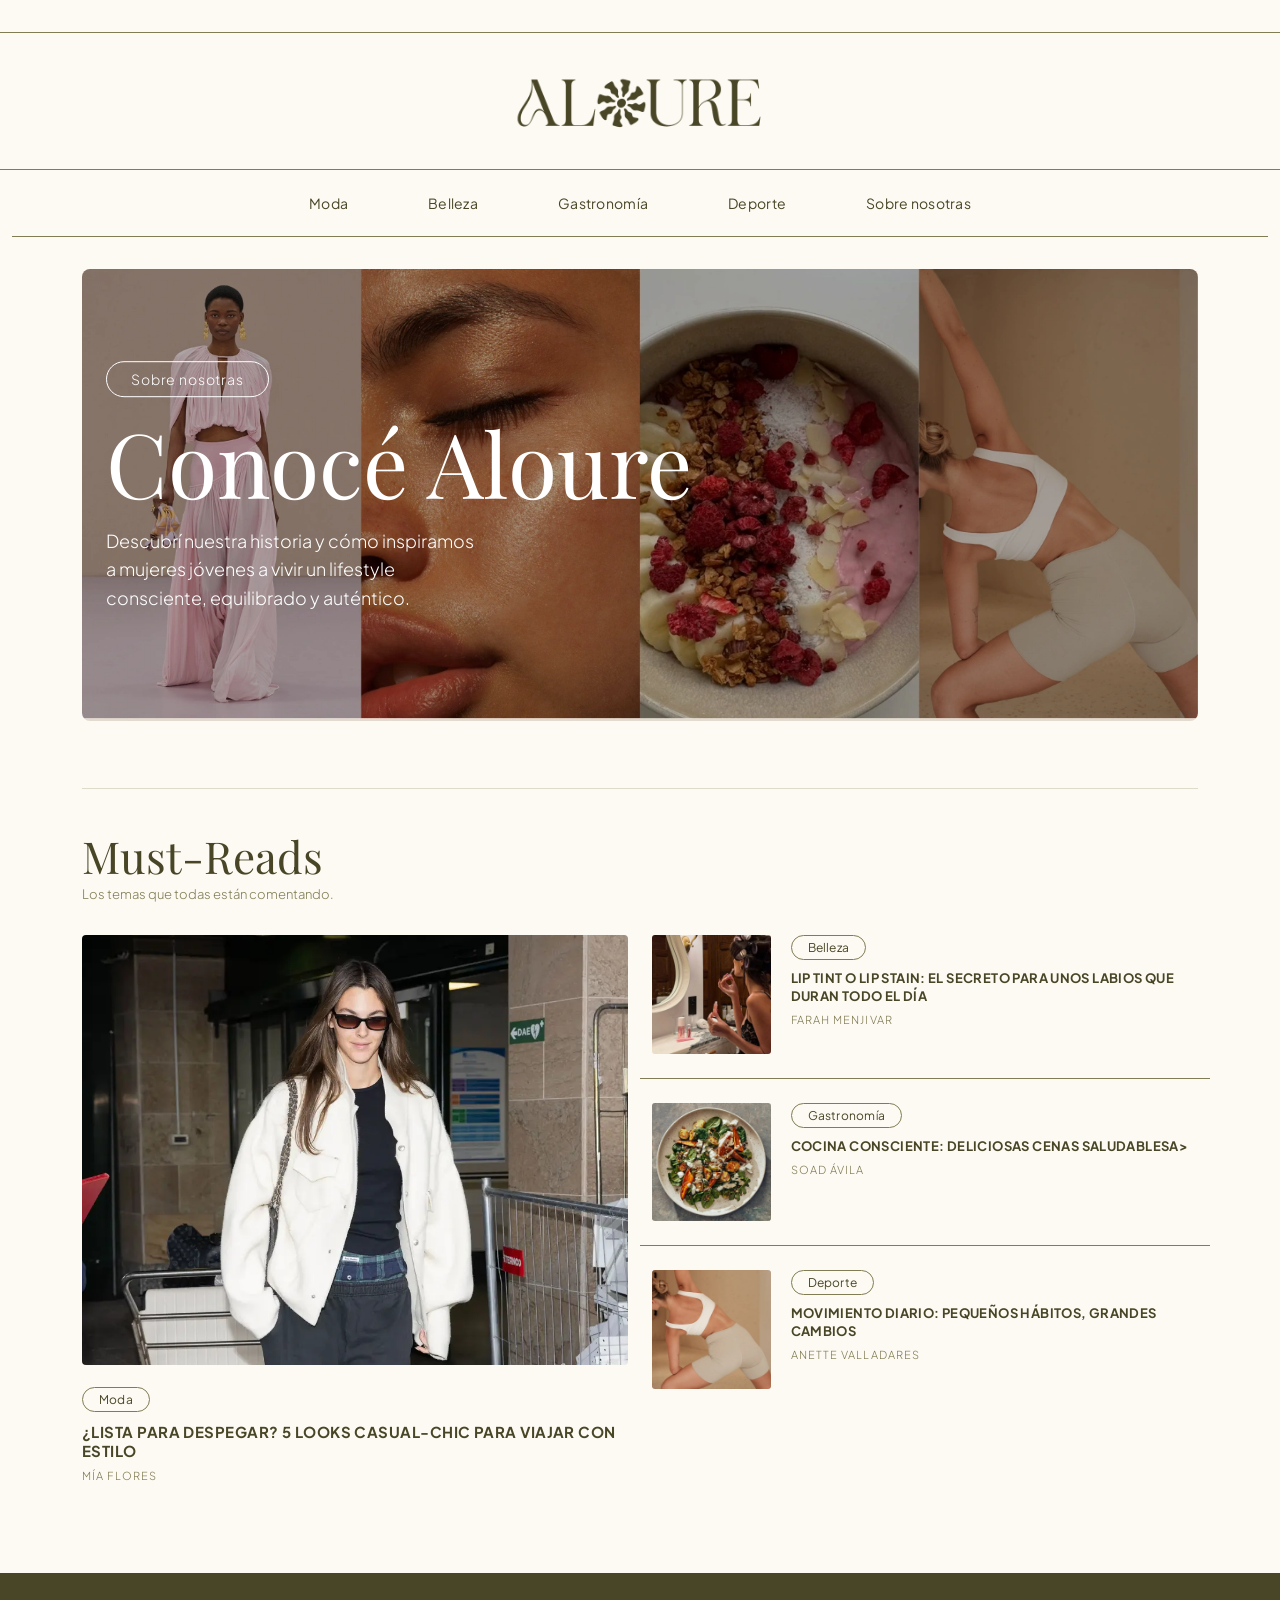
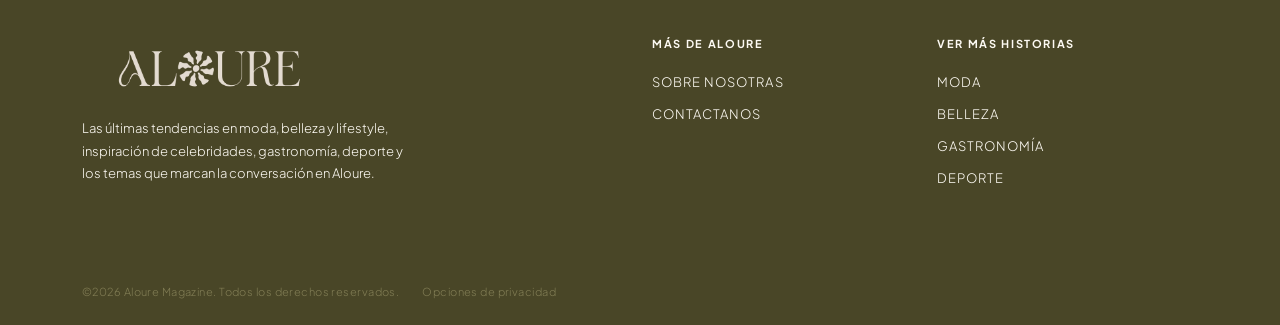
<file: index.html>
<!doctype html>
<html lang="es">
<head>
  <meta charset="UTF-8">
  <meta name="viewport" content="width=device-width, initial-scale=1.0">
  <title>Aloure Magazine | Inicio</title>
 <link href="css/bootstrap.min.css" rel="stylesheet">
  <link href="css/style.css" rel="stylesheet">
</head>

<body>

  <header>
    <section id="logo-header">
      <div class="container text-center">
        <img src="img/logoverde.png" href="index.html" alt="Aloure Magazine" class="logo-img">
      </div>
    </section>

    <div class="container-fluid">
      <nav id="navbar" class="navbar navbar-expand-lg navbar-light">
        <button class="navbar-toggler" type="button" data-bs-toggle="collapse"
          data-bs-target="#nav-menu" aria-controls="nav-menu"
          aria-expanded="false" aria-label="Toggle navigation">
          <span class="navbar-toggler-icon"></span>
        </button>
        <div class="collapse navbar-collapse justify-content-center" id="nav-menu">
          <ul class="navbar-nav">
            <li class="nav-item"><a class="nav-link" href="moda.html">Moda</a></li>
            <li class="nav-item"><a class="nav-link" href="belleza.html">Belleza</a></li>
            <li class="nav-item"><a class="nav-link" href="gastronomia.html">Gastronomía</a></li>
            <li class="nav-item"><a class="nav-link" href="deporte.html">Deporte</a></li>
            <li class="nav-item"><a class="nav-link" href="sobrenosotras.html">Sobre nosotras</a></li>
          </ul>
        </div>
      </nav>
    </div>

  </header>

  <section id="hero">
    <div class="container">
      <div id="hero-contenido">
        <a href="sobrenosotras.html" class="btn-hero">Sobre nosotras</a>
        <h1>Conocé Aloure</h1>
        <p>Descubrí nuestra historia y cómo inspiramos a mujeres jóvenes a vivir un lifestyle consciente, equilibrado y auténtico.</p>
      </div>
      <img src="img/banner-inicio.webp" alt="Conocé Aloure" class="img-fluid w-100">
    </div>
  </section>

  <section id="must-reads">
    <div class="container">
      <hr class="divider">

      <div class="header-seccion">
        <h2>Must-Reads</h2>
        <p>Los temas que todas están comentando.</p>
      </div>

      <div class="row">

        <article class="col-lg-6 col-sm-12 col-12">
          <div class="feature-card">
            <img src="img/must-read.webp" alt="Portada preview Moda" class="img-fluid w-100 feature-card-img">
            <div class="feature-card-body">
              <span class="tag">Moda</span>
              <h3><a href="articulo-moda.html" class="articulo-link">¿Lista para despegar? 5 looks casual-chic para viajar con estilo</a></h3>
              <p class="autor">Mía Flores</p>
            </div>
          </div>
        </article>

		  
        <article class="col-lg-6 col-sm-12 col-12 align-self-start">

          <div class="side-card row">
            <div class="col-lg-3 col-sm-3 col-3">
              <img src="img/must-read-belleza.webp" alt="Portada preview Belleza" class="img-fluid side-card-img">
            </div>
            <div class="col-lg-9 col-sm-9 col-9 side-card-body">
              <span class="tag">Belleza</span>
              <h4><a href="articulo-belleza.html" class="articulo-link">Lip Tint o Lip Stain: el secreto para unos labios que duran todo el día</a></h4>
              <p class="autor">Farah Menjivar</p>
            </div>
          </div>

          <div class="side-card row">
            <div class="col-lg-3 col-sm-3 col-3">
              <img src="img/must-read-gastro.webp" alt="Portada preview Gastronomía" class="img-fluid side-card-img">
            </div>
            <div class="col-lg-9 col-sm-9 col-9 side-card-body">
              <span class="tag">Gastronomía</span>
              <h4><a href="articulo-gastronomia.html" class="articulo-link">Cocina consciente: deliciosas cenas saludables</a>a></h4>
              <p class="autor">Soad Ávila</p>
            </div>
          </div>

          <div class="side-card row">
            <div class="col-lg-3 col-sm-3 col-3">
              <img src="img/must-read-deporte.webp" alt="Deporte" class="img-fluid side-card-img">
            </div>
            <div class="col-lg-9 col-sm-9 col-9 side-card-body">
              <span class="tag">Deporte</span>
              <h4><a href="articulo-deporte.html" class="articulo-link">Movimiento diario: pequeños hábitos, grandes cambios</a></h4>
              <p class="autor">Anette Valladares</p>
            </div>
          </div>

        </article>

      </div>
    </div>
  </section>

  <section id="footer">
    <div class="container">
      <div class="row">

        <article class="col-lg-6 col-sm-12 col-12 footer-brand">
          <img src="img/logoblanco.png" alt="Aloure" class="footer-logo-img">
          <p>Las últimas tendencias en moda, belleza y lifestyle, inspiración de celebridades, gastronomía, deporte y los temas que marcan la conversación en Aloure.</p>
        </article>

        <article class="col-lg-3 col-sm-6 col-6 footer-col">
          <h5>Más de Aloure</h5>
          <a href="sobrenosotras.html">Sobre nosotras</a>
          <a href="sobrenosotras.html">Contactanos</a>
        </article>

        <article class="col-lg-3 col-sm-6 col-6 footer-col">
          <h5>Ver más historias</h5>
          <a href="moda.html">Moda</a>
          <a href="belleza.html">Belleza</a>
          <a href="gastronomia.html">Gastronomía</a>
          <a href="deporte.html">Deporte</a>
        </article>

      </div>
    </div>
  </section>


  <section id="footer-bottom">
    <div class="container">
      <p class="d-inline">©2026 Aloure Magazine. Todos los derechos reservados.</p>
      <p class="d-inline">Opciones de privacidad</p>
    </div>
  </section>

  <script src="https://cdn.jsdelivr.net/npm/bootstrap@5.3.3/dist/js/bootstrap.bundle.min.js"></script>

	<script async src="https://www.googletagmanager.com/gtag/js?id=G-PDXMVX2MLP"></script>
	
<script>
  window.dataLayer = window.dataLayer || [];
  function gtag(){dataLayer.push(arguments);}
  gtag('js', new Date());

  gtag('config', 'G-PDXMVX2MLP');
</script>

</body>
</html>
</file>
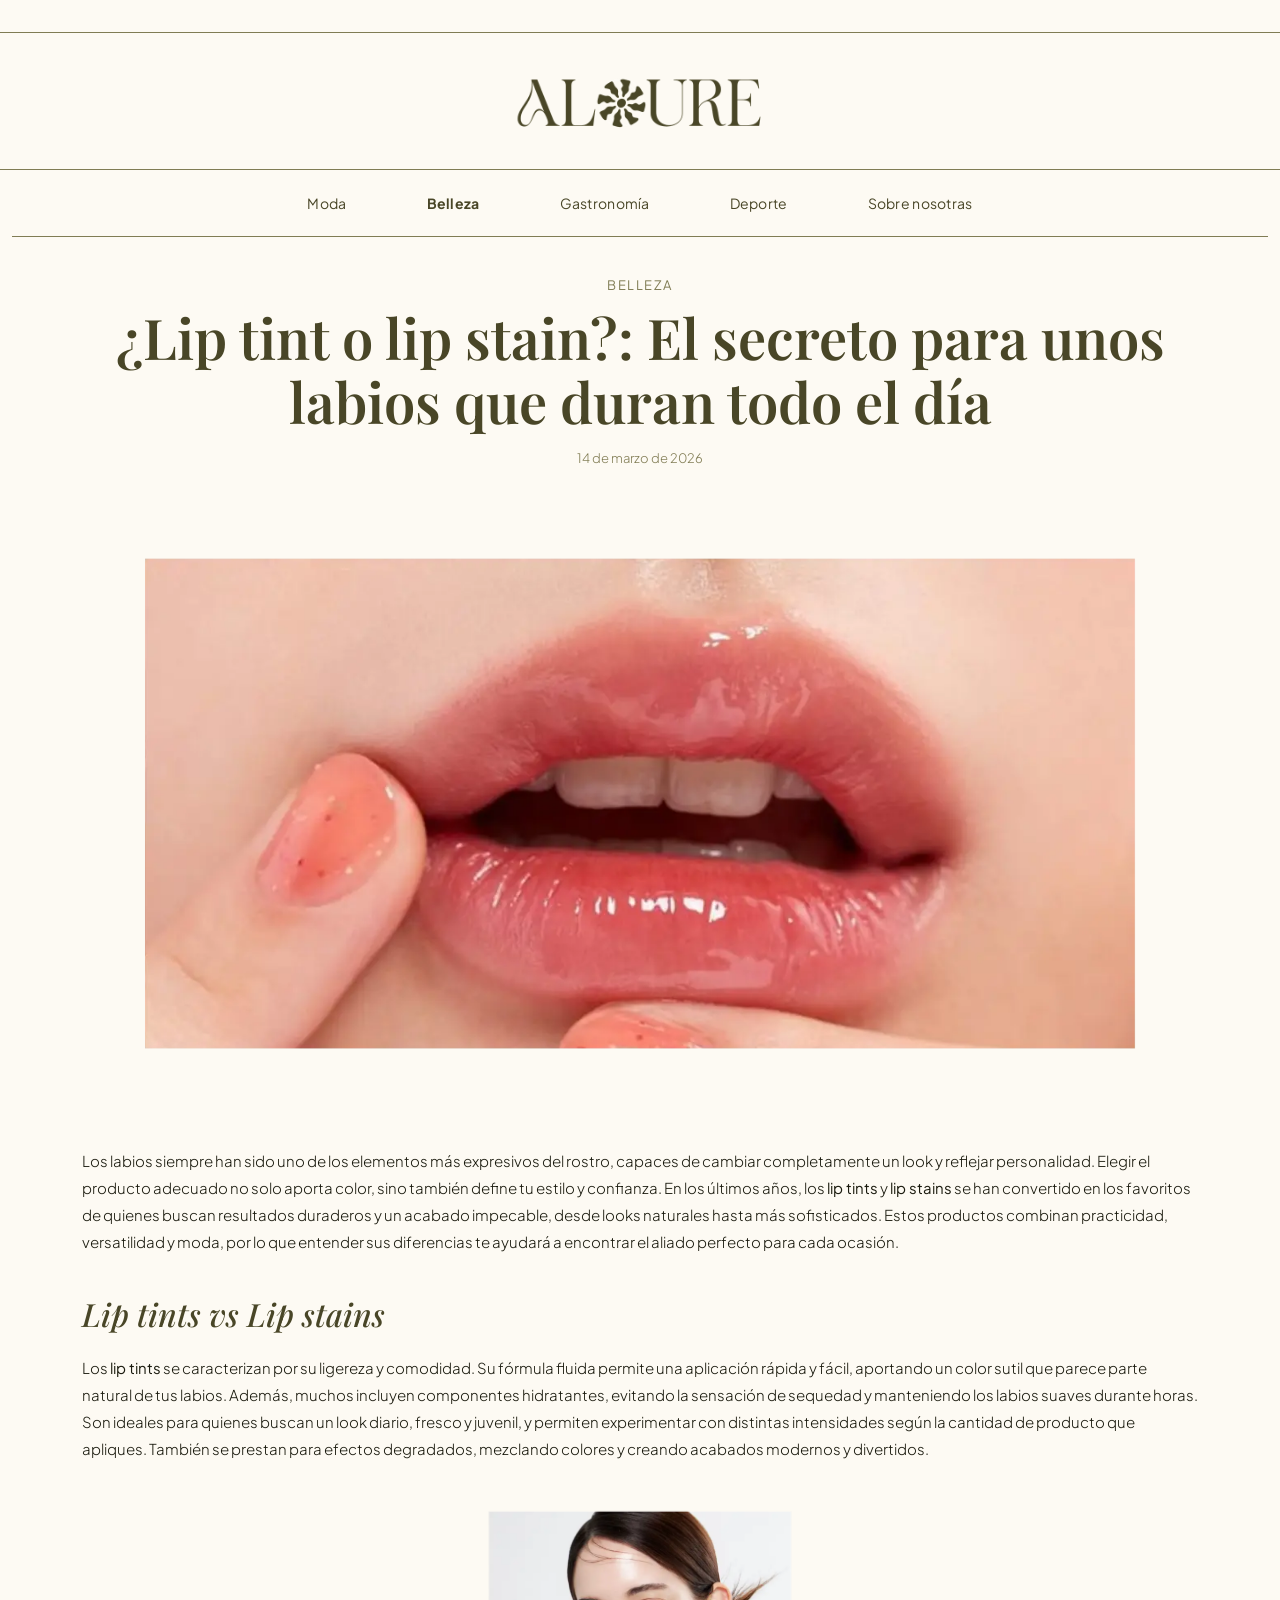
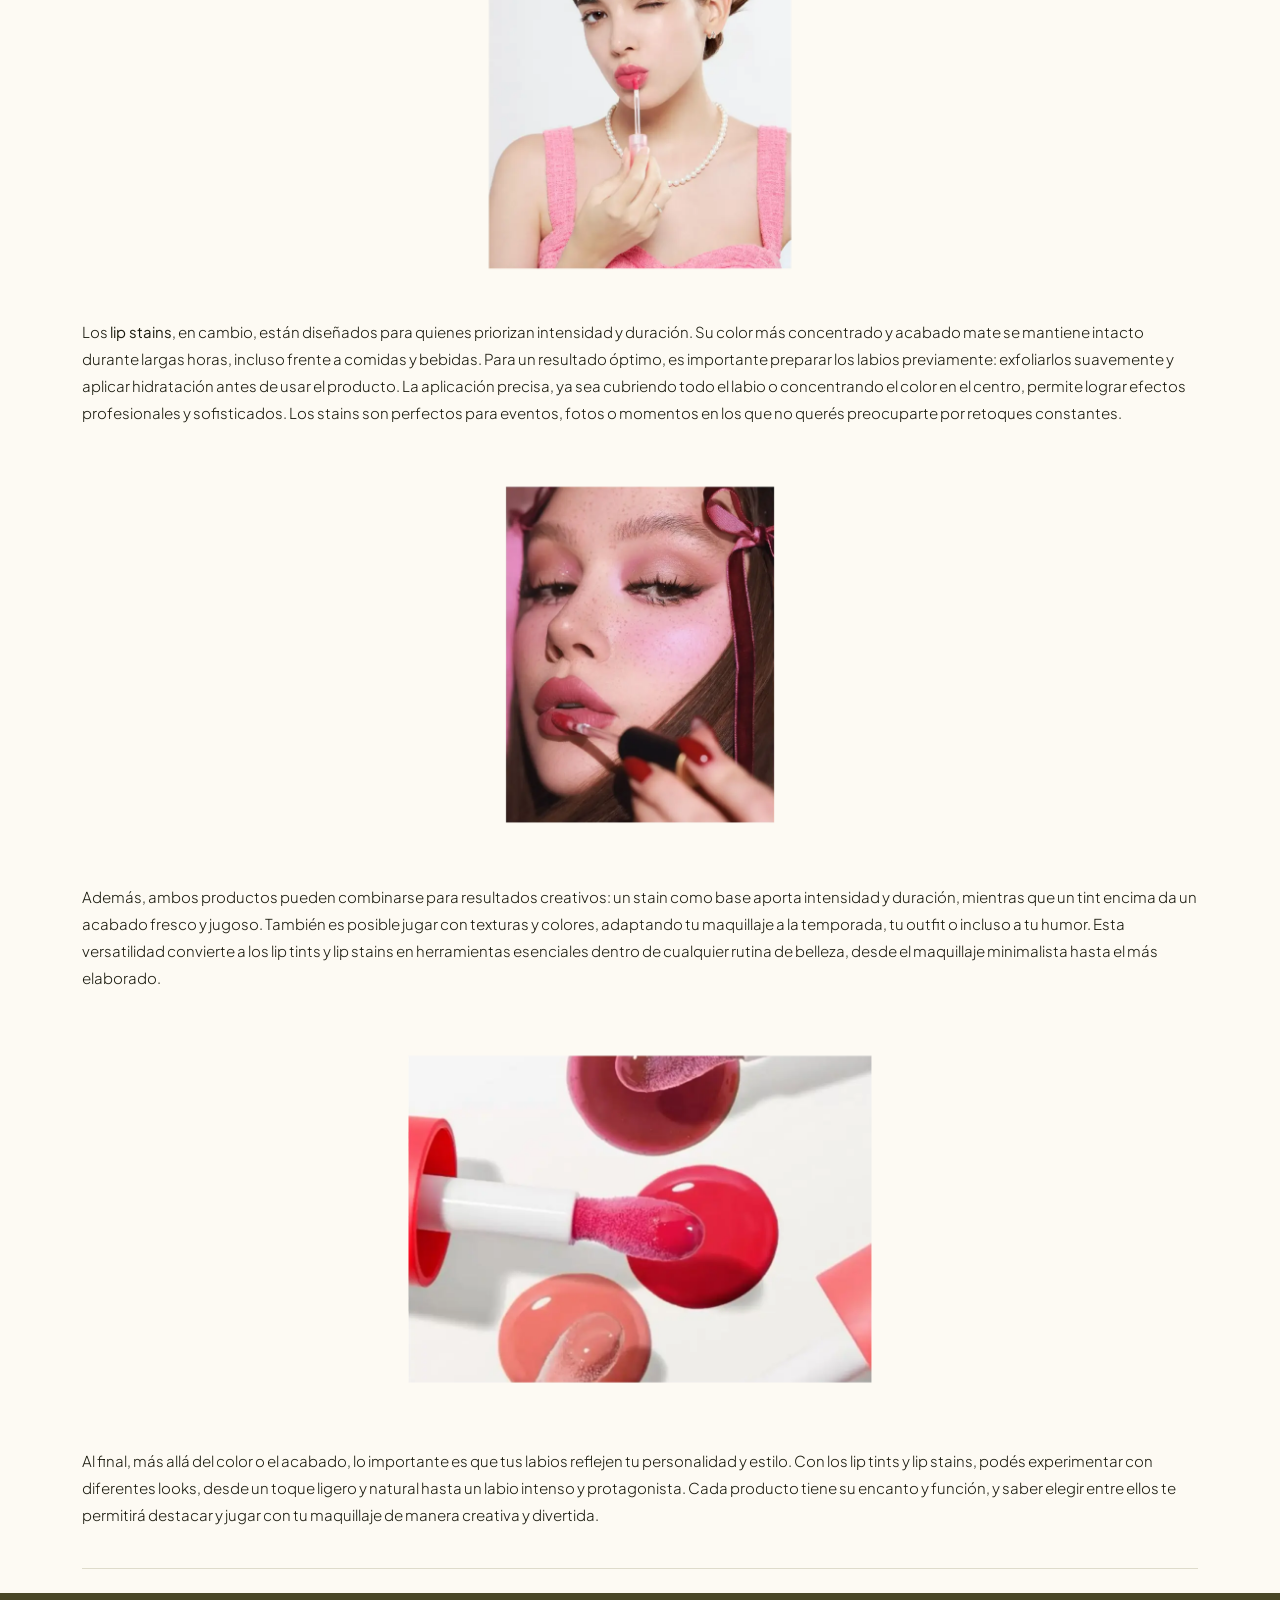
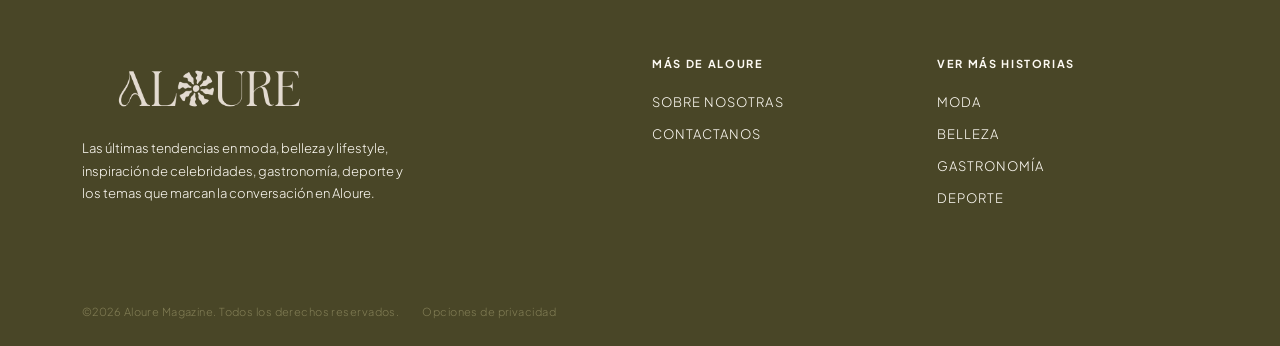
<file: articulo-belleza.html>
<!doctype html>
<html lang="es">
<head>
  <meta charset="UTF-8">
  <meta name="viewport" content="width=device-width, initial-scale=1.0">
  <title>Aloure Magazine | ¿Lip tint o lip stain?: El secreto para unos labios que duran todo el día</title>
  <link href="css/bootstrap.min.css" rel="stylesheet">
  <link href="css/style.css" rel="stylesheet">
</head>

<body>

  <header>
    <section id="logo-header">
      <div class="container text-center">
        <a href="index.html"><img src="img/logoverde.png" alt="Aloure Magazine" class="logo-img"></a>
      </div>
    </section>
    <div class="container-fluid">
      <nav id="navbar" class="navbar navbar-expand-lg navbar-light">
        <button class="navbar-toggler" type="button" data-bs-toggle="collapse"
          data-bs-target="#nav-menu" aria-controls="nav-menu"
          aria-expanded="false" aria-label="Toggle navigation">
          <span class="navbar-toggler-icon"></span>
        </button>
        <div class="collapse navbar-collapse justify-content-center" id="nav-menu">
          <ul class="navbar-nav">
            <li class="nav-item"><a class="nav-link" href="moda.html">Moda</a></li>
            <li class="nav-item"><a class="nav-link nav-activo" href="belleza.html">Belleza</a></li>
            <li class="nav-item"><a class="nav-link" href="gastronomia.html">Gastronomía</a></li>
            <li class="nav-item"><a class="nav-link" href="deporte.html">Deporte</a></li>
            <li class="nav-item"><a class="nav-link" href="sobrenosotras.html">Sobre nosotras</a></li>
          </ul>
        </div>
      </nav>
    </div>
  </header>

  <section id="articulo-header">
    <div class="container">
      <p class="articulo-categoria">BELLEZA</p>
      <h1 class="articulo-titulo">¿Lip tint o lip stain?: El secreto para unos labios que duran todo el día</h1>
      <p class="articulo-fecha">14 de marzo de 2026</p>
    </div>
  </section>

  <section id="articulo-banner">
    <div class="container">
      <img src="img/banner-articulo-belleza.webp" alt="Lip tint o lip stain" class="articulo-banner-img">
    </div>
  </section>

  <section id="articulo-cuerpo">
    <div class="container">

      <p class="articulo-texto">Los labios siempre han sido uno de los elementos más expresivos del rostro, capaces de cambiar completamente un look y reflejar personalidad. Elegir el producto adecuado no solo aporta color, sino también define tu estilo y confianza. En los últimos años, los <strong>lip tints</strong> y <strong>lip stains</strong> se han convertido en los favoritos de quienes buscan resultados duraderos y un acabado impecable, desde looks naturales hasta más sofisticados. Estos productos combinan practicidad, versatilidad y moda, por lo que entender sus diferencias te ayudará a encontrar el aliado perfecto para cada ocasión.</p>

      <h2 class="articulo-subtitulo">Lip tints vs Lip stains</h2>

      <p class="articulo-texto">Los <strong>lip tints</strong> se caracterizan por su ligereza y comodidad. Su fórmula fluida permite una aplicación rápida y fácil, aportando un color sutil que parece parte natural de tus labios. Además, muchos incluyen componentes hidratantes, evitando la sensación de sequedad y manteniendo los labios suaves durante horas. Son ideales para quienes buscan un look diario, fresco y juvenil, y permiten experimentar con distintas intensidades según la cantidad de producto que apliques. También se prestan para efectos degradados, mezclando colores y creando acabados modernos y divertidos.</p>

      <div class="articulo-img-centrada">
        <img src="img/chica-lip-tint.webp" alt="Lip tint" class="articulo-img-interior">
      </div>

      <p class="articulo-texto">Los <strong>lip stains</strong>, en cambio, están diseñados para quienes priorizan intensidad y duración. Su color más concentrado y acabado mate se mantiene intacto durante largas horas, incluso frente a comidas y bebidas. Para un resultado óptimo, es importante preparar los labios previamente: exfoliarlos suavemente y aplicar hidratación antes de usar el producto. La aplicación precisa, ya sea cubriendo todo el labio o concentrando el color en el centro, permite lograr efectos profesionales y sofisticados. Los stains son perfectos para eventos, fotos o momentos en los que no querés preocuparte por retoques constantes.</p>

      <div class="articulo-img-centrada">
        <img src="img/chica-lip-stains.webp" alt="Lip stains" class="articulo-img-interior">
      </div>

      <p class="articulo-texto">Además, ambos productos pueden combinarse para resultados creativos: un stain como base aporta intensidad y duración, mientras que un tint encima da un acabado fresco y jugoso. También es posible jugar con texturas y colores, adaptando tu maquillaje a la temporada, tu outfit o incluso a tu humor. Esta versatilidad convierte a los lip tints y lip stains en herramientas esenciales dentro de cualquier rutina de belleza, desde el maquillaje minimalista hasta el más elaborado.</p>

      <div class="articulo-img-centrada">
        <img src="img/detalle-lip-tint-stain.webp" alt="Detalle lip tint y lip stain" class="articulo-img-interior">
      </div>

      <p class="articulo-texto">Al final, más allá del color o el acabado, lo importante es que tus labios reflejen tu personalidad y estilo. Con los lip tints y lip stains, podés experimentar con diferentes looks, desde un toque ligero y natural hasta un labio intenso y protagonista. Cada producto tiene su encanto y función, y saber elegir entre ellos te permitirá destacar y jugar con tu maquillaje de manera creativa y divertida.</p>

      <hr class="cierre-divider">

    </div>
  </section>

  <section id="footer">
    <div class="container">
      <div class="row">
        <article class="col-lg-6 col-sm-12 col-12 footer-brand">
          <img src="img/logoblanco.png" alt="Aloure" class="footer-logo-img">
          <p>Las últimas tendencias en moda, belleza y lifestyle, inspiración de celebridades, gastronomía, deporte y los temas que marcan la conversación en Aloure.</p>
        </article>
        <article class="col-lg-3 col-sm-6 col-6 footer-col">
          <h5>Más de Aloure</h5>
          <a href="sobrenosotras.html">Sobre nosotras</a>
          <a href="sobrenosotras.html">Contactanos</a>
        </article>
        <article class="col-lg-3 col-sm-6 col-6 footer-col">
          <h5>Ver más historias</h5>
          <a href="moda.html">Moda</a>
          <a href="belleza.html">Belleza</a>
          <a href="gastronomia.html">Gastronomía</a>
          <a href="deporte.html">Deporte</a>
        </article>
      </div>
    </div>
  </section>

  <section id="footer-bottom">
    <div class="container">
      <p class="d-inline">©2026 Aloure Magazine. Todos los derechos reservados.</p>
      <p class="d-inline">Opciones de privacidad</p>
    </div>
  </section>

  <script src="https://cdn.jsdelivr.net/npm/bootstrap@5.3.3/dist/js/bootstrap.bundle.min.js"></script>

</body>
</html>
</file>
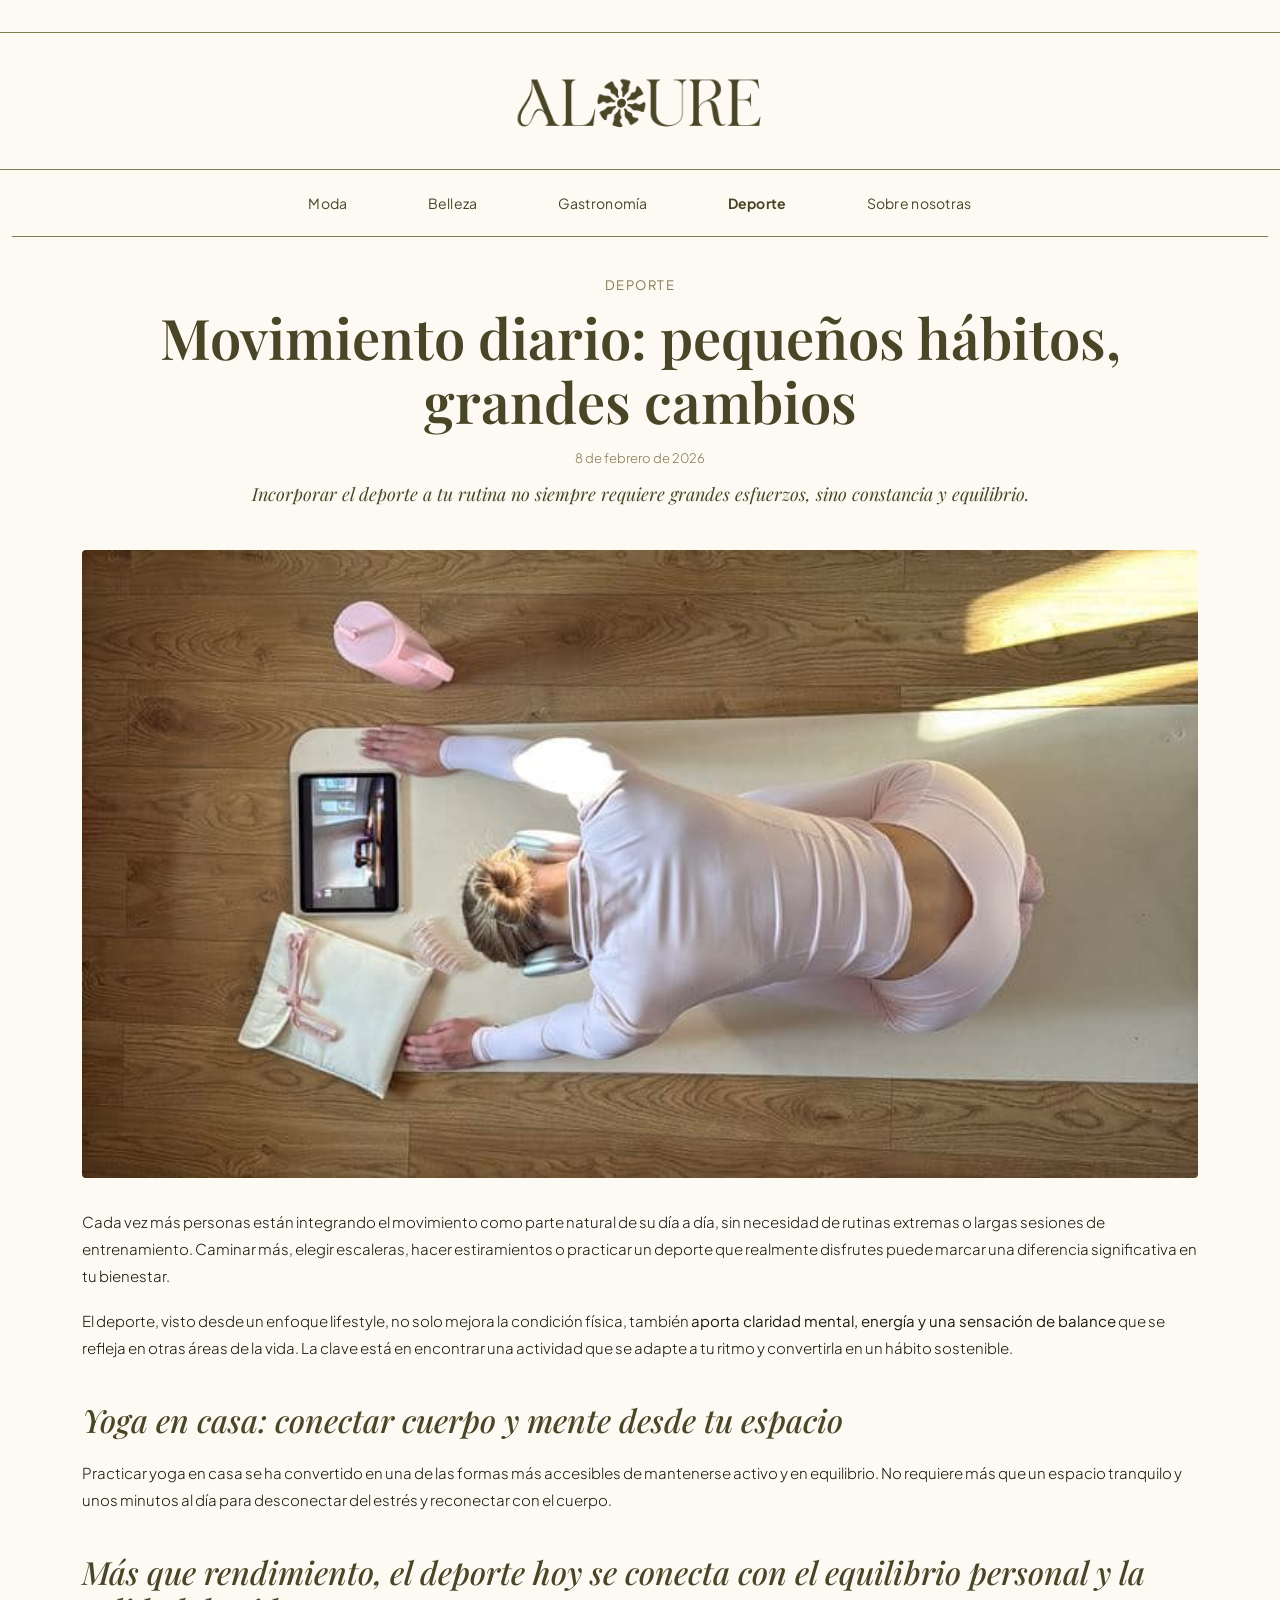
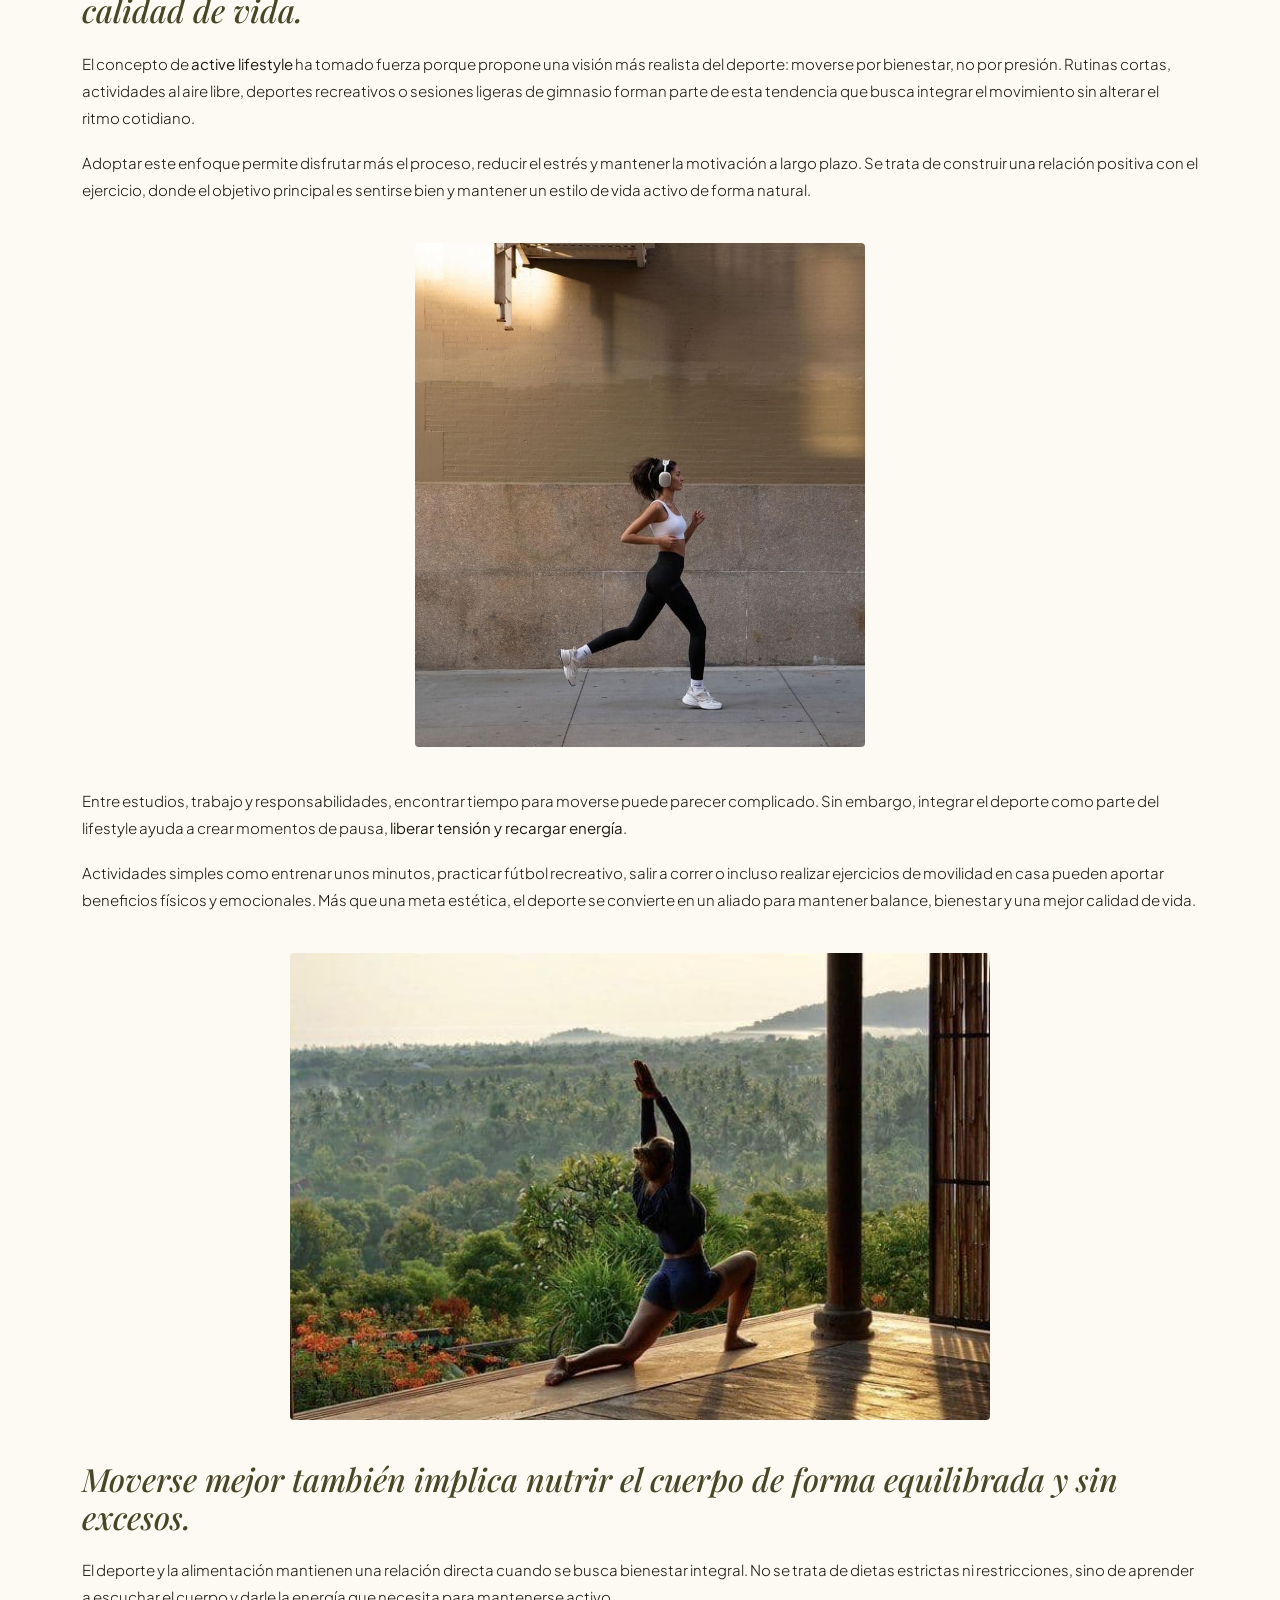
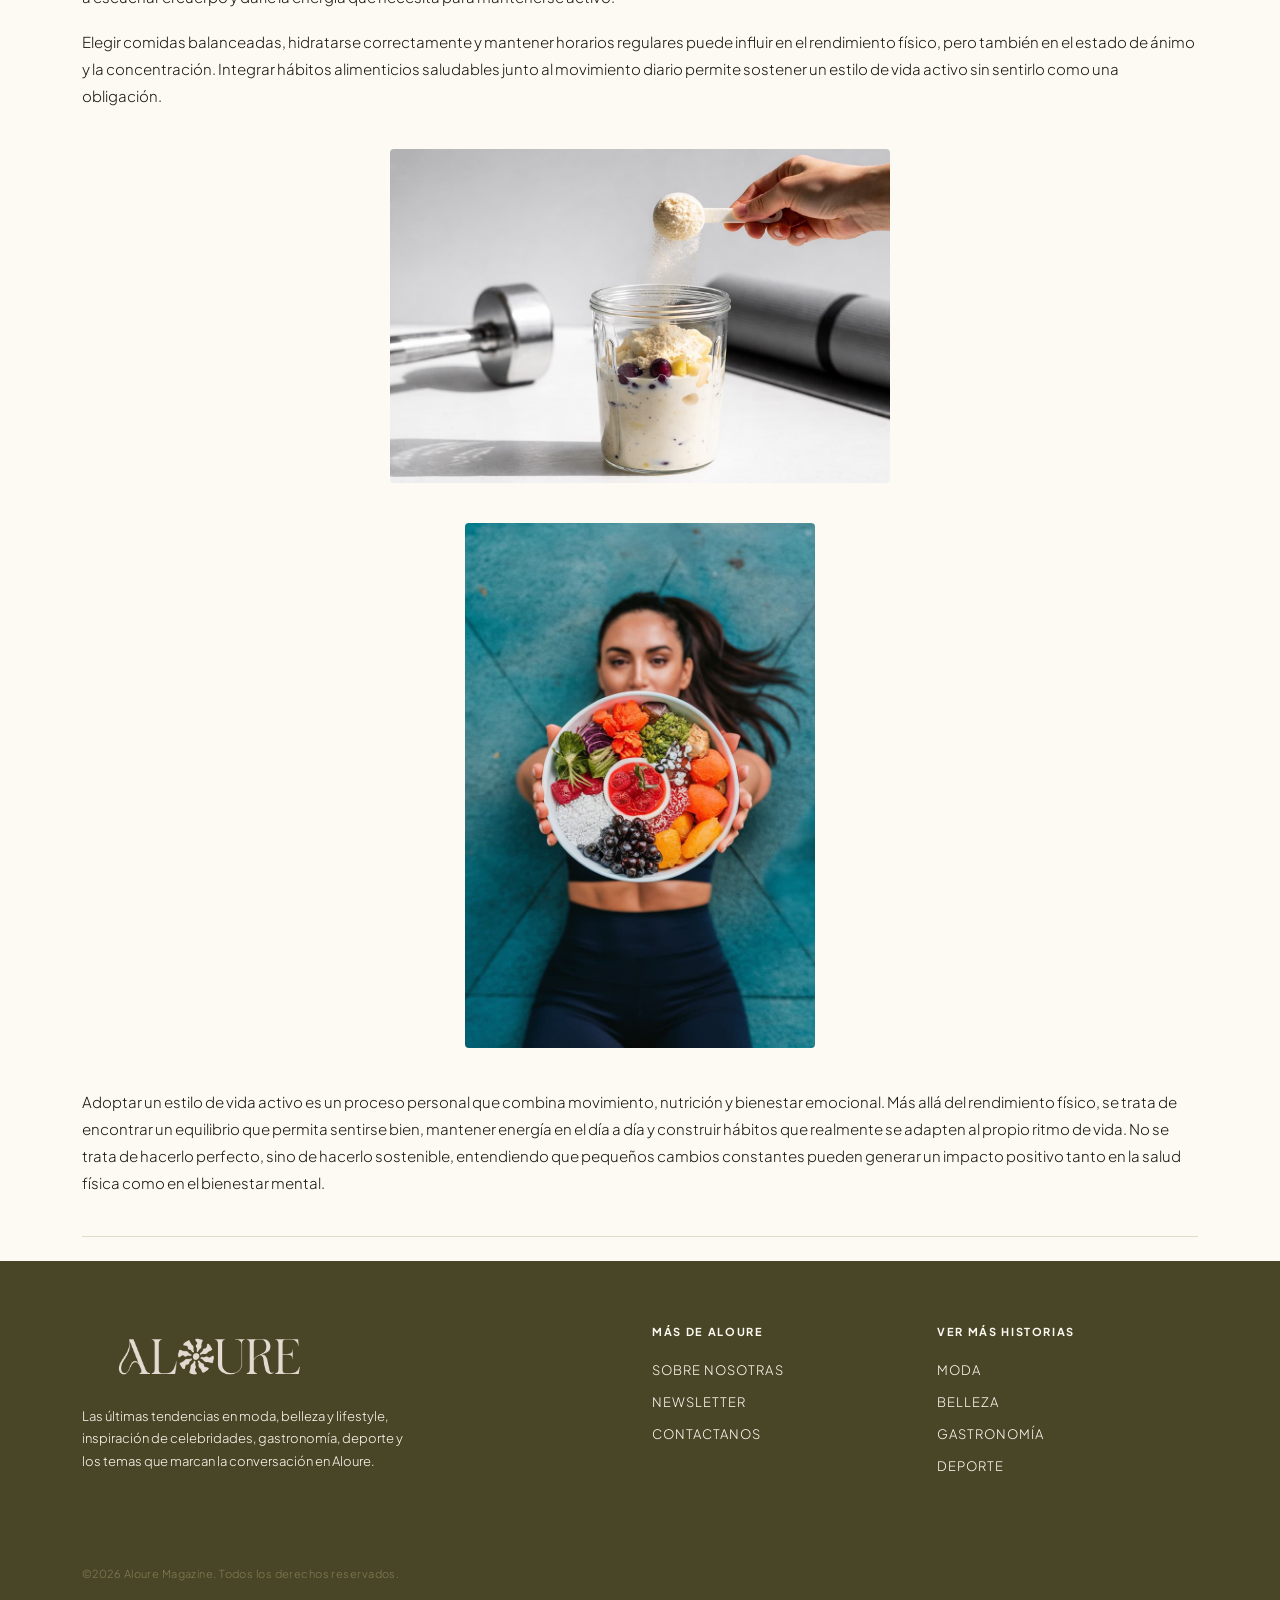
<file: articulo-deporte.html>
<!doctype html>
<html lang="es">
<head>
  <meta charset="UTF-8">
  <meta name="viewport" content="width=device-width, initial-scale=1.0">
  <title>Aloure Magazine | Movimiento diario</title>

  <link href="css/bootstrap.min.css" rel="stylesheet">
  <link href="css/style.css" rel="stylesheet">
</head>

<body>

<header>
  <section id="logo-header">
    <div class="container text-center">
      <a href="index.html">
        <img src="img/logoverde.png" alt="Aloure Magazine" class="logo-img">
      </a>
    </div>
  </section>

  <div class="container-fluid">
    <nav id="navbar" class="navbar navbar-expand-lg navbar-light">
      <button class="navbar-toggler" type="button" data-bs-toggle="collapse"
        data-bs-target="#nav-menu">
        <span class="navbar-toggler-icon"></span>
      </button>

      <div class="collapse navbar-collapse justify-content-center" id="nav-menu">
        <ul class="navbar-nav">
          <li class="nav-item"><a class="nav-link" href="moda.html">Moda</a></li>
          <li class="nav-item"><a class="nav-link" href="belleza.html">Belleza</a></li>
          <li class="nav-item"><a class="nav-link" href="gastronomia.html">Gastronomía</a></li>
          <li class="nav-item"><a class="nav-link nav-activo" href="deporte.html">Deporte</a></li>
          <li class="nav-item"><a class="nav-link" href="sobrenosotras.html">Sobre nosotras</a></li>
        </ul>
      </div>
    </nav>
  </div>
</header>


<section id="articulo-header">
  <div class="container">
    <p class="articulo-categoria">DEPORTE</p>

    <h1 class="articulo-titulo">
      Movimiento diario: pequeños hábitos, grandes cambios
    </h1>

    <p class="articulo-fecha">8 de febrero de 2026</p>

    <p class="articulo-bajada">
      Incorporar el deporte a tu rutina no siempre requiere grandes esfuerzos, sino constancia y equilibrio.
    </p>
  </div>
</section>


<section id="articulo-banner">
  <div class="container">
    <img src="img/yoga-girl.jpg" alt="Yoga en casa" class="articulo-banner-img">
  </div>
</section>


<section id="articulo-cuerpo">
  <div class="container">

    <p class="articulo-texto">
      Cada vez más personas están integrando el movimiento como parte natural de su día a día, sin necesidad de rutinas extremas o largas sesiones de entrenamiento. Caminar más, elegir escaleras, hacer estiramientos o practicar un deporte que realmente disfrutes puede marcar una diferencia significativa en tu bienestar.
    </p>

    <p class="articulo-texto">
      El deporte, visto desde un enfoque lifestyle, no solo mejora la condición física, también <strong>aporta claridad mental, energía y una sensación de balance</strong> que se refleja en otras áreas de la vida. La clave está en encontrar una actividad que se adapte a tu ritmo y convertirla en un hábito sostenible.
    </p>

    <h2 class="articulo-subtitulo">
      Yoga en casa: conectar cuerpo y mente desde tu espacio
    </h2>

    <p class="articulo-texto">
      Practicar yoga en casa se ha convertido en una de las formas más accesibles de mantenerse activo y en equilibrio. No requiere más que un espacio tranquilo y unos minutos al día para desconectar del estrés y reconectar con el cuerpo.
    </p>

    <h2 class="articulo-subtitulo">
      Más que rendimiento, el deporte hoy se conecta con el equilibrio personal y la calidad de vida.
    </h2>

    <p class="articulo-texto">
      El concepto de <strong>active lifestyle</strong> ha tomado fuerza porque propone una visión más realista del deporte: moverse por bienestar, no por presión. Rutinas cortas, actividades al aire libre, deportes recreativos o sesiones ligeras de gimnasio forman parte de esta tendencia que busca integrar el movimiento sin alterar el ritmo cotidiano.
    </p>

    <p class="articulo-texto">
      Adoptar este enfoque permite disfrutar más el proceso, reducir el estrés y mantener la motivación a largo plazo. Se trata de construir una relación positiva con el ejercicio, donde el objetivo principal es sentirse bien y mantener un estilo de vida activo de forma natural.
    </p>

    <div class="articulo-img-centrada">
      <img src="img/running-girl.jpg" alt="Running" class="articulo-img-mediana">
    </div>

    <p class="articulo-texto">
      Entre estudios, trabajo y responsabilidades, encontrar tiempo para moverse puede parecer complicado. Sin embargo, integrar el deporte como parte del lifestyle ayuda a crear momentos de pausa, <strong>liberar tensión y recargar energía</strong>.
    </p>

    <p class="articulo-texto">
      Actividades simples como entrenar unos minutos, practicar fútbol recreativo, salir a correr o incluso realizar ejercicios de movilidad en casa pueden aportar beneficios físicos y emocionales. Más que una meta estética, el deporte se convierte en un aliado para mantener balance, bienestar y una mejor calidad de vida.
    </p>

    <div class="articulo-img-centrada">
      <img src="img/Yoga-en-casa.jpg" alt="Yoga al aire libre" class="articulo-img-horizontal">
    </div>

    <h2 class="articulo-subtitulo">
      Moverse mejor también implica nutrir el cuerpo de forma equilibrada y sin excesos.
    </h2>

    <p class="articulo-texto">
      El deporte y la alimentación mantienen una relación directa cuando se busca bienestar integral. No se trata de dietas estrictas ni restricciones, sino de aprender a escuchar el cuerpo y darle la energía que necesita para mantenerse activo.
    </p>

    <p class="articulo-texto">
      Elegir comidas balanceadas, hidratarse correctamente y mantener horarios regulares puede influir en el rendimiento físico, pero también en el estado de ánimo y la concentración. Integrar hábitos alimenticios saludables junto al movimiento diario permite sostener un estilo de vida activo sin sentirlo como una obligación.
    </p>

    <div class="articulo-img-centrada">
      <img src="img/batido.jpg" alt="Batido saludable" class="articulo-img-batido">
    </div>

    <div class="articulo-img-centrada">
      <img src="img/bowl-saludable.jpg" alt="Bowl saludable" class="articulo-img-vertical">
    </div>

    <p class="articulo-texto">
      Adoptar un estilo de vida activo es un proceso personal que combina movimiento, nutrición y bienestar emocional. Más allá del rendimiento físico, se trata de encontrar un equilibrio que permita sentirse bien, mantener energía en el día a día y construir hábitos que realmente se adapten al propio ritmo de vida. No se trata de hacerlo perfecto, sino de hacerlo sostenible, entendiendo que pequeños cambios constantes pueden generar un impacto positivo tanto en la salud física como en el bienestar mental.
    </p>

    <hr class="cierre-divider">

  </div>
</section>


<section id="footer">
  <div class="container">
    <div class="row">

      <article class="col-lg-6 footer-brand">
        <img src="img/logoblanco.png" class="footer-logo-img">
        <p>
          Las últimas tendencias en moda, belleza y lifestyle, inspiración de celebridades, gastronomía, deporte y los temas que marcan la conversación en Aloure.
        </p>
      </article>

      <article class="col-lg-3 footer-col">
        <h5>Más de Aloure</h5>
        <a href="#">Sobre nosotras</a>
        <a href="#">Newsletter</a>
        <a href="#">Contactanos</a>
      </article>

      <article class="col-lg-3 footer-col">
        <h5>Ver más historias</h5>
        <a href="#">Moda</a>
        <a href="#">Belleza</a>
        <a href="#">Gastronomía</a>
        <a href="#">Deporte</a>
      </article>

    </div>
  </div>
</section>

<section id="footer-bottom">
  <div class="container">
    <p>©2026 Aloure Magazine. Todos los derechos reservados.</p>
  </div>
</section>

<script src="https://cdn.jsdelivr.net/npm/bootstrap@5.3.3/dist/js/bootstrap.bundle.min.js"></script>

</body>
</html>
</file>
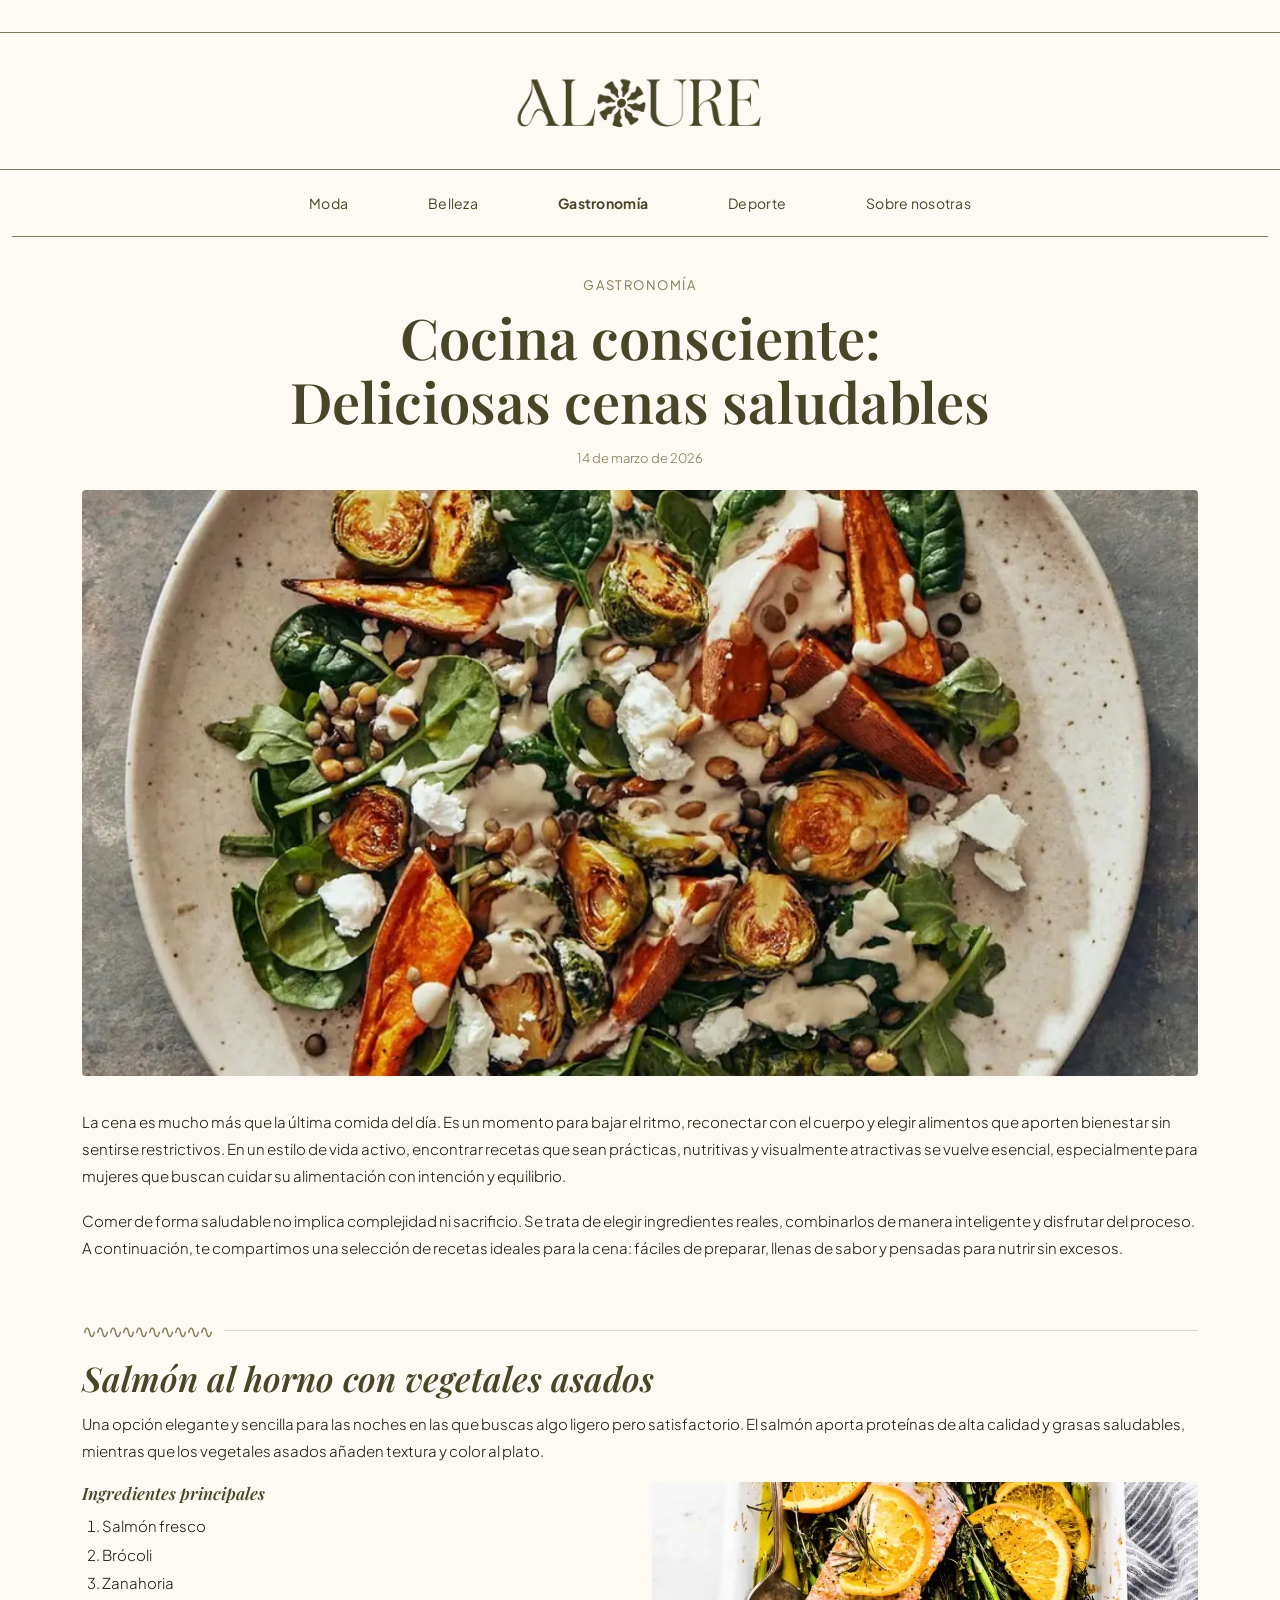
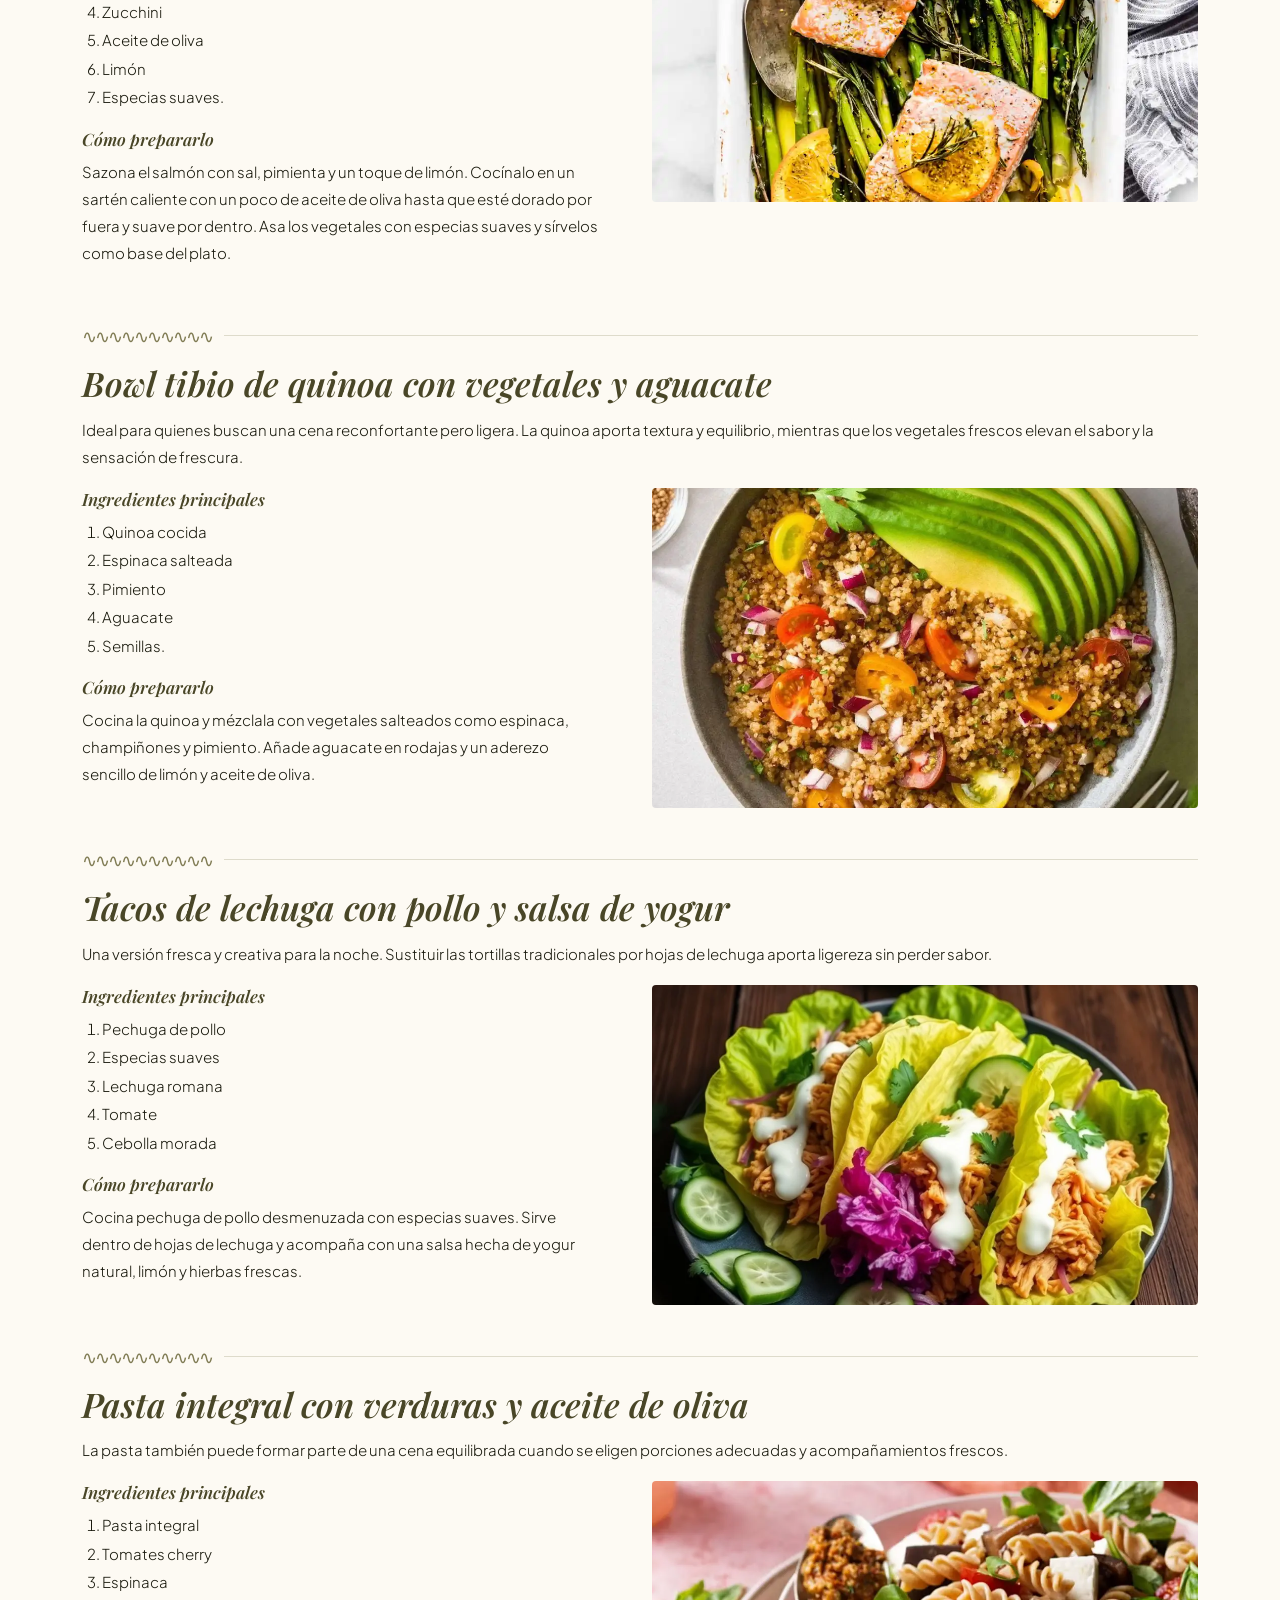
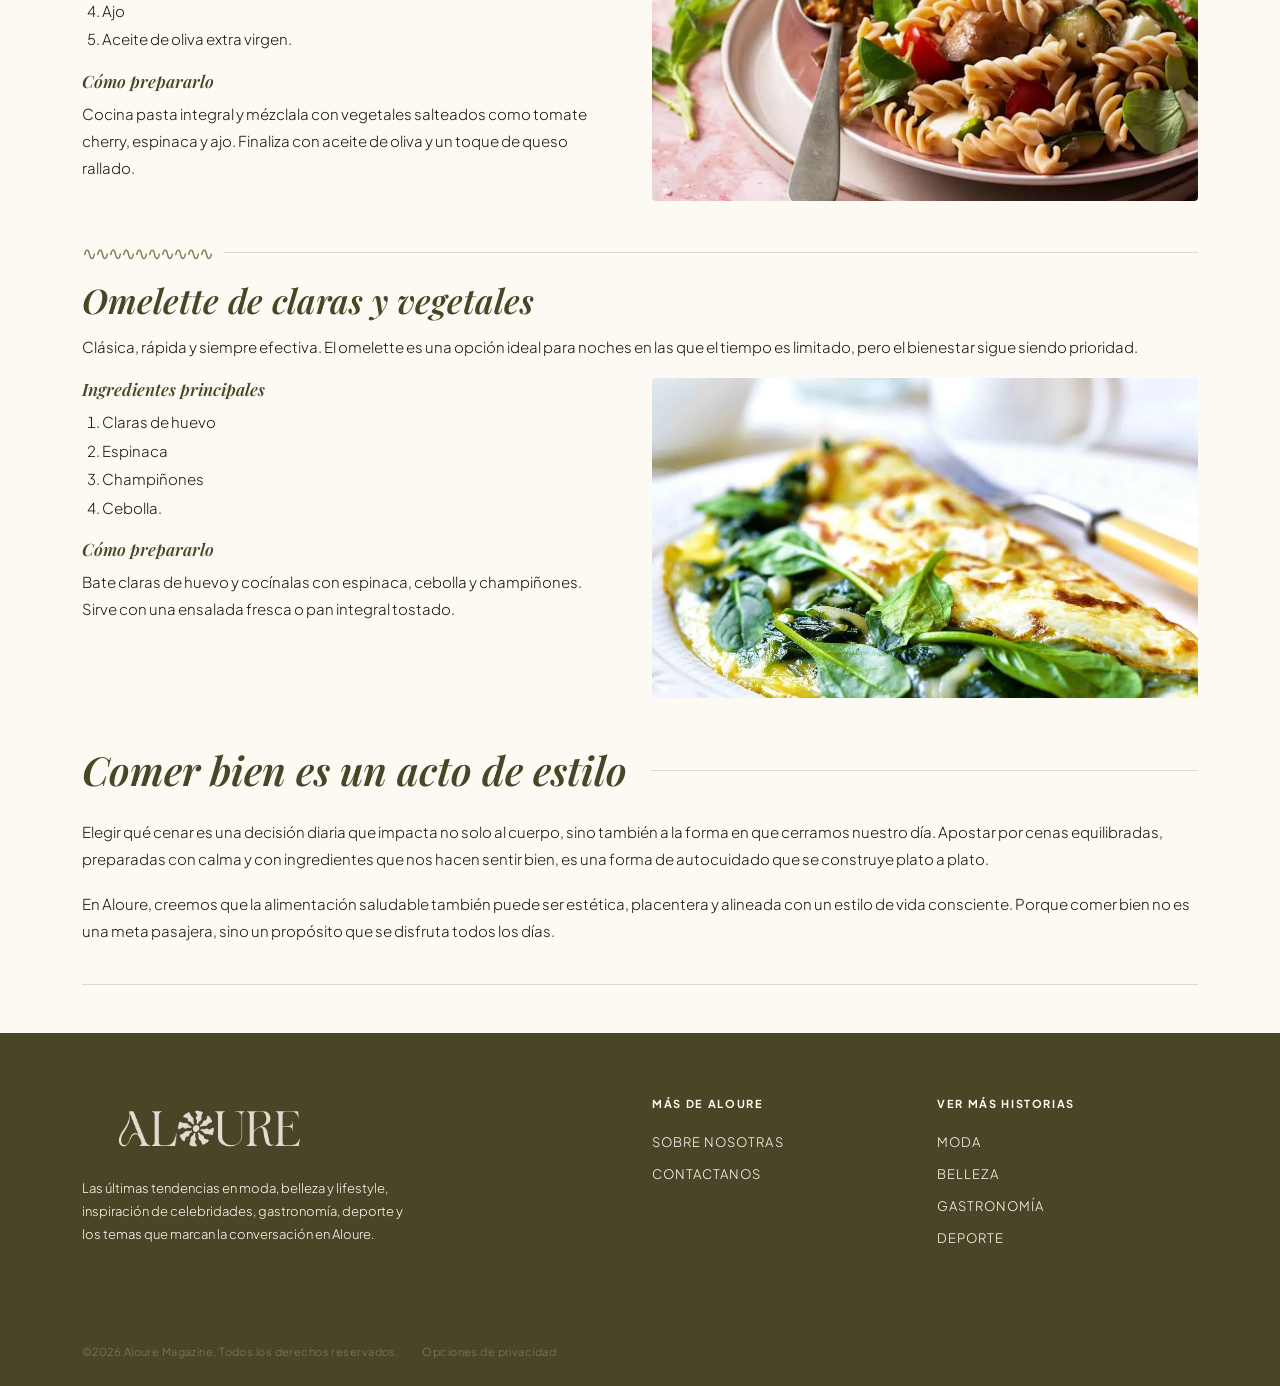
<file: articulo-gastronomia.html>
<!doctype html>
<html lang="es">
<head>
  <meta charset="UTF-8">
  <meta name="viewport" content="width=device-width, initial-scale=1.0">
  <title>Aloure Magazine | Cocina consciente: Deliciosas cenas saludables</title>
  <link href="css/bootstrap.min.css" rel="stylesheet">
  <link href="css/style.css" rel="stylesheet">
</head>

<body>

  <header>
    <section id="logo-header">
      <div class="container text-center">
        <a href="index.html"><img src="img/logoverde.png" alt="Aloure Magazine" class="logo-img"></a>
      </div>
    </section>

    <div class="container-fluid">
      <nav id="navbar" class="navbar navbar-expand-lg navbar-light">
        <button class="navbar-toggler" type="button" data-bs-toggle="collapse"
          data-bs-target="#nav-menu" aria-controls="nav-menu"
          aria-expanded="false" aria-label="Toggle navigation">
          <span class="navbar-toggler-icon"></span>
        </button>
        <div class="collapse navbar-collapse justify-content-center" id="nav-menu">
          <ul class="navbar-nav">
            <li class="nav-item"><a class="nav-link" href="moda.html">Moda</a></li>
            <li class="nav-item"><a class="nav-link" href="belleza.html">Belleza</a></li>
            <li class="nav-item"><a class="nav-link nav-activo" href="gastronomia.html">Gastronomía</a></li>
            <li class="nav-item"><a class="nav-link" href="deporte.html">Deporte</a></li>
            <li class="nav-item"><a class="nav-link" href="sobrenosotras.html">Sobre nosotras</a></li>
          </ul>
        </div>
      </nav>
    </div>
  </header>

  <section id="articulo-header">
    <div class="container">
      <p class="articulo-categoria">GASTRONOMÍA</p>
      <h1 class="articulo-titulo">Cocina consciente:<br>Deliciosas cenas saludables</h1>
      <p class="articulo-fecha">14 de marzo de 2026</p>
    </div>
  </section>

  <section id="articulo-banner">
    <div class="container">
      <img src="img/banner-articulo-gastronomia.webp" alt="Cocina consciente" class="articulo-banner-img">
    </div>
  </section>

  <section id="articulo-intro">
    <div class="container">
      <p class="articulo-texto">La cena es mucho más que la última comida del día. Es un momento para bajar el ritmo, reconectar con el cuerpo y elegir alimentos que aporten bienestar sin sentirse restrictivos. En un estilo de vida activo, encontrar recetas que sean prácticas, nutritivas y visualmente atractivas se vuelve esencial, especialmente para mujeres que buscan cuidar su alimentación con intención y equilibrio.</p>
      <p class="articulo-texto">Comer de forma saludable no implica complejidad ni sacrificio. Se trata de elegir ingredientes reales, combinarlos de manera inteligente y disfrutar del proceso. A continuación, te compartimos una selección de recetas ideales para la cena: fáciles de preparar, llenas de sabor y pensadas para nutrir sin excesos.</p>
    </div>
  </section>

  <section class="articulo-receta">
    <div class="container">
      <div class="receta-separador">
        <span class="receta-ornamento">&#8767;&#8767;&#8767;&#8767;&#8767;&#8767;&#8767;&#8767;&#8767;&#8767;</span>
        <hr class="receta-linea">
      </div>
      <h2 class="receta-titulo">Salmón al horno con vegetales asados</h2>
      <p class="articulo-texto">Una opción elegante y sencilla para las noches en las que buscas algo ligero pero satisfactorio. El salmón aporta proteínas de alta calidad y grasas saludables, mientras que los vegetales asados añaden textura y color al plato.</p>
      <div class="row receta-contenido align-items-start">
        <div class="col-lg-6 col-12 receta-info">
          <p class="receta-subtitulo">Ingredientes principales</p>
          <ol class="receta-lista">
            <li>Salmón fresco</li>
            <li>Brócoli</li>
            <li>Zanahoria</li>
            <li>Zucchini</li>
            <li>Aceite de oliva</li>
            <li>Limón</li>
            <li>Especias suaves.</li>
          </ol>
          <p class="receta-subtitulo">Cómo prepararlo</p>
          <p class="articulo-texto">Sazona el salmón con sal, pimienta y un toque de limón. Cocínalo en un sartén caliente con un poco de aceite de oliva hasta que esté dorado por fuera y suave por dentro. Asa los vegetales con especias suaves y sírvelos como base del plato.</p>
        </div>
        <div class="col-lg-6 col-12">
          <img src="img/salmon-horno.webp" alt="Salmón al horno" class="receta-img">
        </div>
      </div>
    </div>
  </section>

  <section class="articulo-receta">
    <div class="container">
      <div class="receta-separador">
        <span class="receta-ornamento">&#8767;&#8767;&#8767;&#8767;&#8767;&#8767;&#8767;&#8767;&#8767;&#8767;</span>
        <hr class="receta-linea">
      </div>
      <h2 class="receta-titulo">Bowl tibio de quinoa con vegetales y aguacate</h2>
      <p class="articulo-texto">Ideal para quienes buscan una cena reconfortante pero ligera. La quinoa aporta textura y equilibrio, mientras que los vegetales frescos elevan el sabor y la sensación de frescura.</p>
      <div class="row receta-contenido align-items-start">
        <div class="col-lg-6 col-12 receta-info">
          <p class="receta-subtitulo">Ingredientes principales</p>
          <ol class="receta-lista">
            <li>Quinoa cocida</li>
            <li>Espinaca salteada</li>
            <li>Pimiento</li>
            <li>Aguacate</li>
            <li>Semillas.</li>
          </ol>
          <p class="receta-subtitulo">Cómo prepararlo</p>
          <p class="articulo-texto">Cocina la quinoa y mézclala con vegetales salteados como espinaca, champiñones y pimiento. Añade aguacate en rodajas y un aderezo sencillo de limón y aceite de oliva.</p>
        </div>
        <div class="col-lg-6 col-12">
          <img src="img/bowl.webp" alt="Bowl de quinoa" class="receta-img">
        </div>
      </div>
    </div>
  </section>

  <section class="articulo-receta">
    <div class="container">
      <div class="receta-separador">
        <span class="receta-ornamento">&#8767;&#8767;&#8767;&#8767;&#8767;&#8767;&#8767;&#8767;&#8767;&#8767;</span>
        <hr class="receta-linea">
      </div>
      <h2 class="receta-titulo">Tacos de lechuga con pollo y salsa de yogur</h2>
      <p class="articulo-texto">Una versión fresca y creativa para la noche. Sustituir las tortillas tradicionales por hojas de lechuga aporta ligereza sin perder sabor.</p>
      <div class="row receta-contenido align-items-start">
        <div class="col-lg-6 col-12 receta-info">
          <p class="receta-subtitulo">Ingredientes principales</p>
          <ol class="receta-lista">
            <li>Pechuga de pollo</li>
            <li>Especias suaves</li>
            <li>Lechuga romana</li>
            <li>Tomate</li>
            <li>Cebolla morada</li>
          </ol>
          <p class="receta-subtitulo">Cómo prepararlo</p>
          <p class="articulo-texto">Cocina pechuga de pollo desmenuzada con especias suaves. Sirve dentro de hojas de lechuga y acompaña con una salsa hecha de yogur natural, limón y hierbas frescas.</p>
        </div>
        <div class="col-lg-6 col-12">
          <img src="img/tacos.webp" alt="Tacos de lechuga" class="receta-img">
        </div>
      </div>
    </div>
  </section>

  <section class="articulo-receta">
    <div class="container">
      <div class="receta-separador">
        <span class="receta-ornamento">&#8767;&#8767;&#8767;&#8767;&#8767;&#8767;&#8767;&#8767;&#8767;&#8767;</span>
        <hr class="receta-linea">
      </div>
      <h2 class="receta-titulo">Pasta integral con verduras y aceite de oliva</h2>
      <p class="articulo-texto">La pasta también puede formar parte de una cena equilibrada cuando se eligen porciones adecuadas y acompañamientos frescos.</p>
      <div class="row receta-contenido align-items-start">
        <div class="col-lg-6 col-12 receta-info">
          <p class="receta-subtitulo">Ingredientes principales</p>
          <ol class="receta-lista">
            <li>Pasta integral</li>
            <li>Tomates cherry</li>
            <li>Espinaca</li>
            <li>Ajo</li>
            <li>Aceite de oliva extra virgen.</li>
          </ol>
          <p class="receta-subtitulo">Cómo prepararlo</p>
          <p class="articulo-texto">Cocina pasta integral y mézclala con vegetales salteados como tomate cherry, espinaca y ajo. Finaliza con aceite de oliva y un toque de queso rallado.</p>
        </div>
        <div class="col-lg-6 col-12">
          <img src="img/pasta.webp" alt="Pasta integral" class="receta-img">
        </div>
      </div>
    </div>
  </section>

  <section class="articulo-receta">
    <div class="container">
      <div class="receta-separador">
        <span class="receta-ornamento">&#8767;&#8767;&#8767;&#8767;&#8767;&#8767;&#8767;&#8767;&#8767;&#8767;</span>
        <hr class="receta-linea">
      </div>
      <h2 class="receta-titulo">Omelette de claras y vegetales</h2>
      <p class="articulo-texto">Clásica, rápida y siempre efectiva. El omelette es una opción ideal para noches en las que el tiempo es limitado, pero el bienestar sigue siendo prioridad.</p>
      <div class="row receta-contenido align-items-start">
        <div class="col-lg-6 col-12 receta-info">
          <p class="receta-subtitulo">Ingredientes principales</p>
          <ol class="receta-lista">
            <li>Claras de huevo</li>
            <li>Espinaca</li>
            <li>Champiñones</li>
            <li>Cebolla.</li>
          </ol>
          <p class="receta-subtitulo">Cómo prepararlo</p>
          <p class="articulo-texto">Bate claras de huevo y cocínalas con espinaca, cebolla y champiñones. Sirve con una ensalada fresca o pan integral tostado.</p>
        </div>
        <div class="col-lg-6 col-12">
          <img src="img/omelette.webp" alt="Omelette de claras" class="receta-img">
        </div>
      </div>
    </div>
  </section>

  <section id="articulo-cierre">
    <div class="container">
      <div class="cierre-header">
        <h2 class="cierre-titulo">Comer bien es un acto de estilo</h2>
        <hr class="cierre-linea">
      </div>
      <p class="articulo-texto">Elegir qué cenar es una decisión diaria que impacta no solo al cuerpo, sino también a la forma en que cerramos nuestro día. Apostar por cenas equilibradas, preparadas con calma y con ingredientes que nos hacen sentir bien, es una forma de autocuidado que se construye plato a plato.</p>
      <p class="articulo-texto">En Aloure, creemos que la alimentación saludable también puede ser estética, placentera y alineada con un estilo de vida consciente. Porque comer bien no es una meta pasajera, sino un propósito que se disfruta todos los días.</p>
      <hr class="cierre-divider">
    </div>
  </section>

  <section id="footer">
    <div class="container">
      <div class="row">
        <article class="col-lg-6 col-sm-12 col-12 footer-brand">
          <img src="img/logoblanco.png" alt="Aloure" class="footer-logo-img">
          <p>Las últimas tendencias en moda, belleza y lifestyle, inspiración de celebridades, gastronomía, deporte y los temas que marcan la conversación en Aloure.</p>
        </article>
        <article class="col-lg-3 col-sm-6 col-6 footer-col">
          <h5>Más de Aloure</h5>
          <a href="sobrenosotras.html">Sobre nosotras</a>
          <a href="sobrenosotras.html">Contactanos</a>
        </article>
        <article class="col-lg-3 col-sm-6 col-6 footer-col">
          <h5>Ver más historias</h5>
          <a href="moda.html">Moda</a>
          <a href="belleza.html">Belleza</a>
          <a href="gastronomia.html">Gastronomía</a>
          <a href="deporte.html">Deporte</a>
        </article>
      </div>
    </div>
  </section>

  <section id="footer-bottom">
    <div class="container">
      <p class="d-inline">©2026 Aloure Magazine. Todos los derechos reservados.</p>
      <p class="d-inline">Opciones de privacidad</p>
    </div>
  </section>

  <script src="https://cdn.jsdelivr.net/npm/bootstrap@5.3.3/dist/js/bootstrap.bundle.min.js"></script>

</body>
</html>
</file>
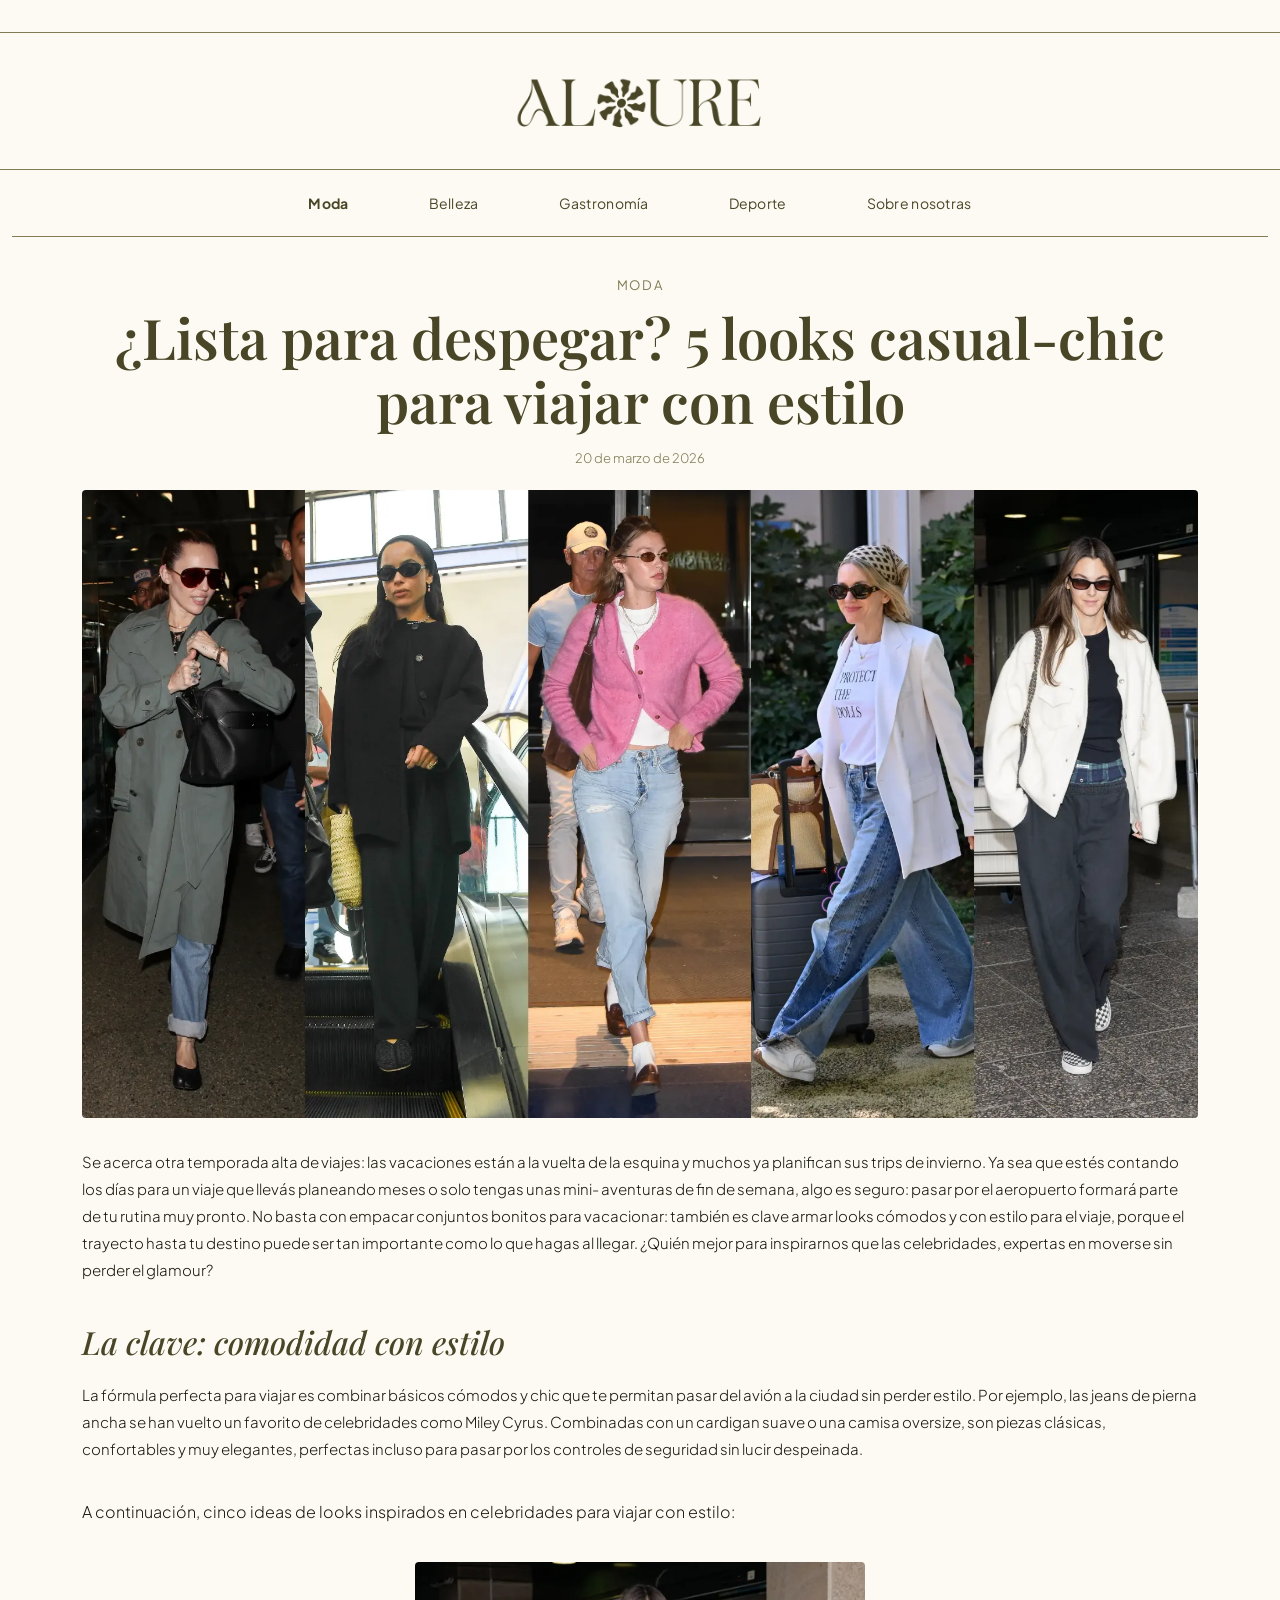
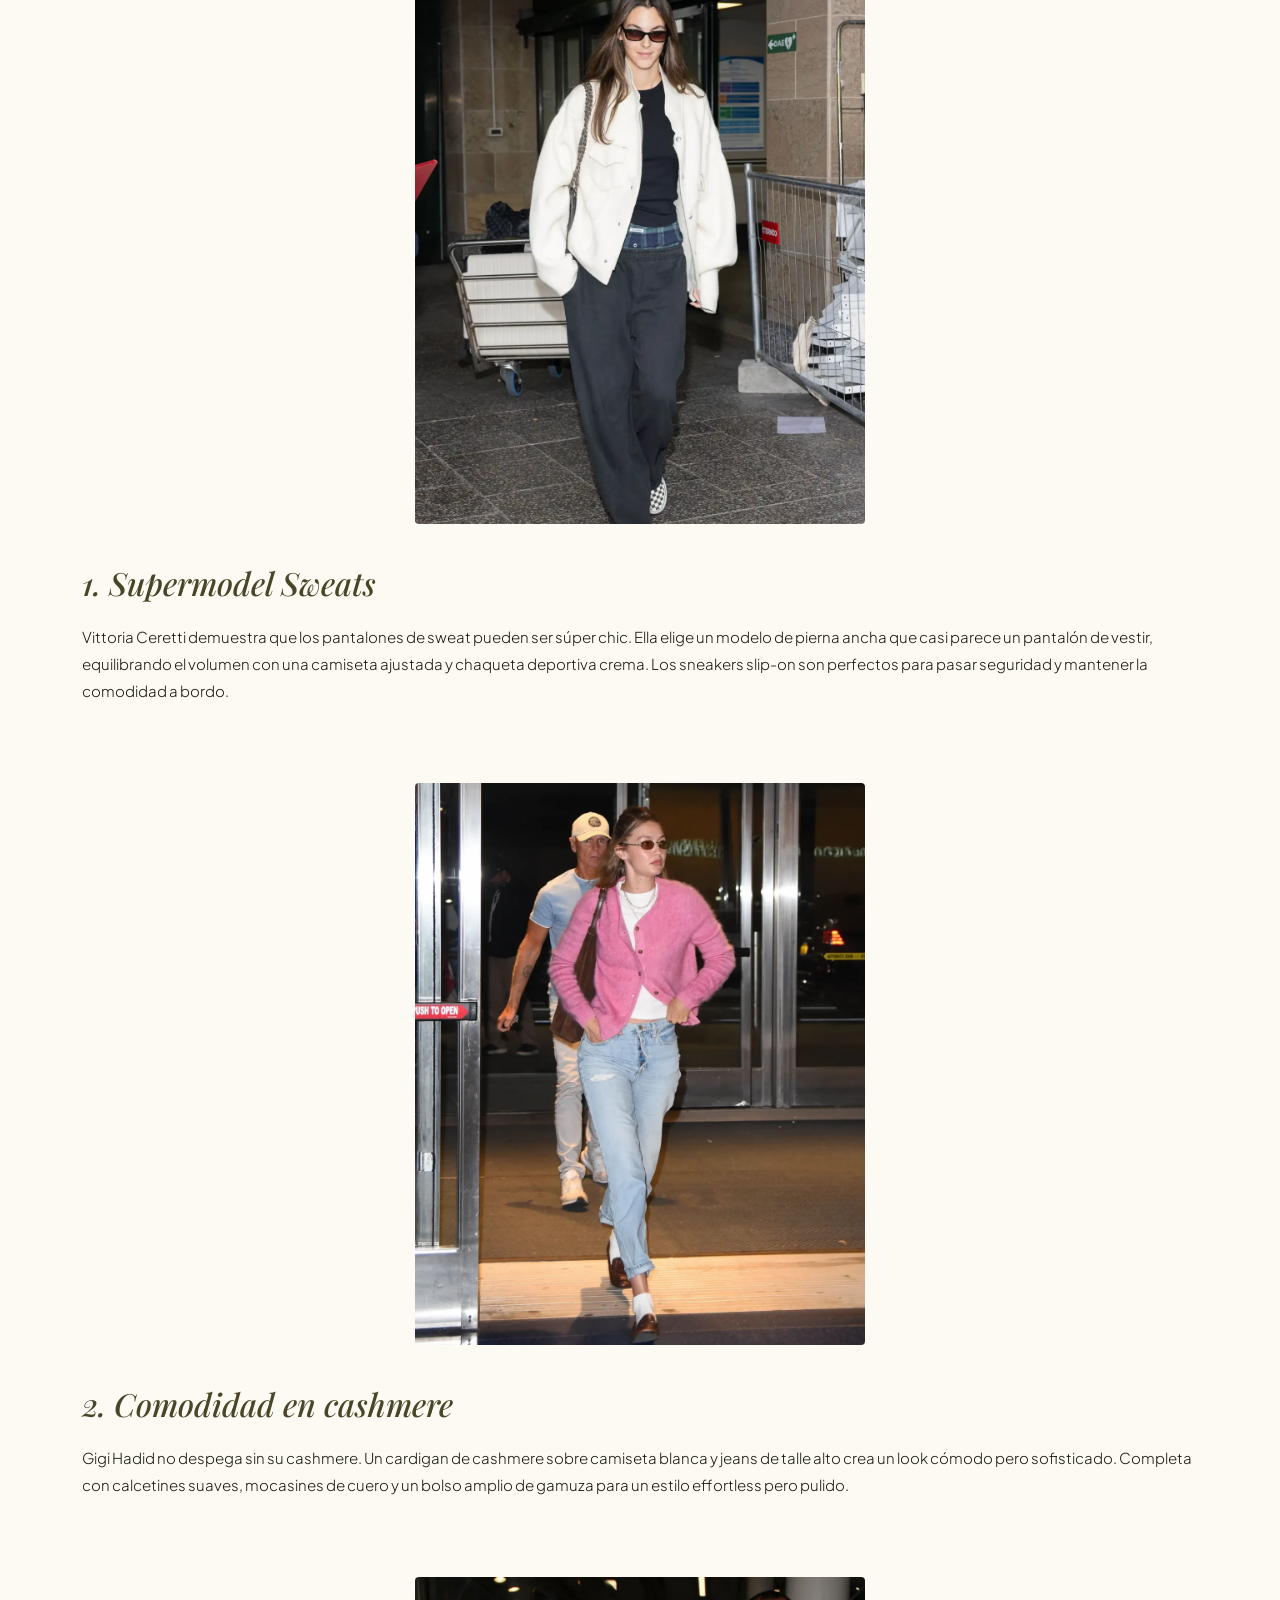
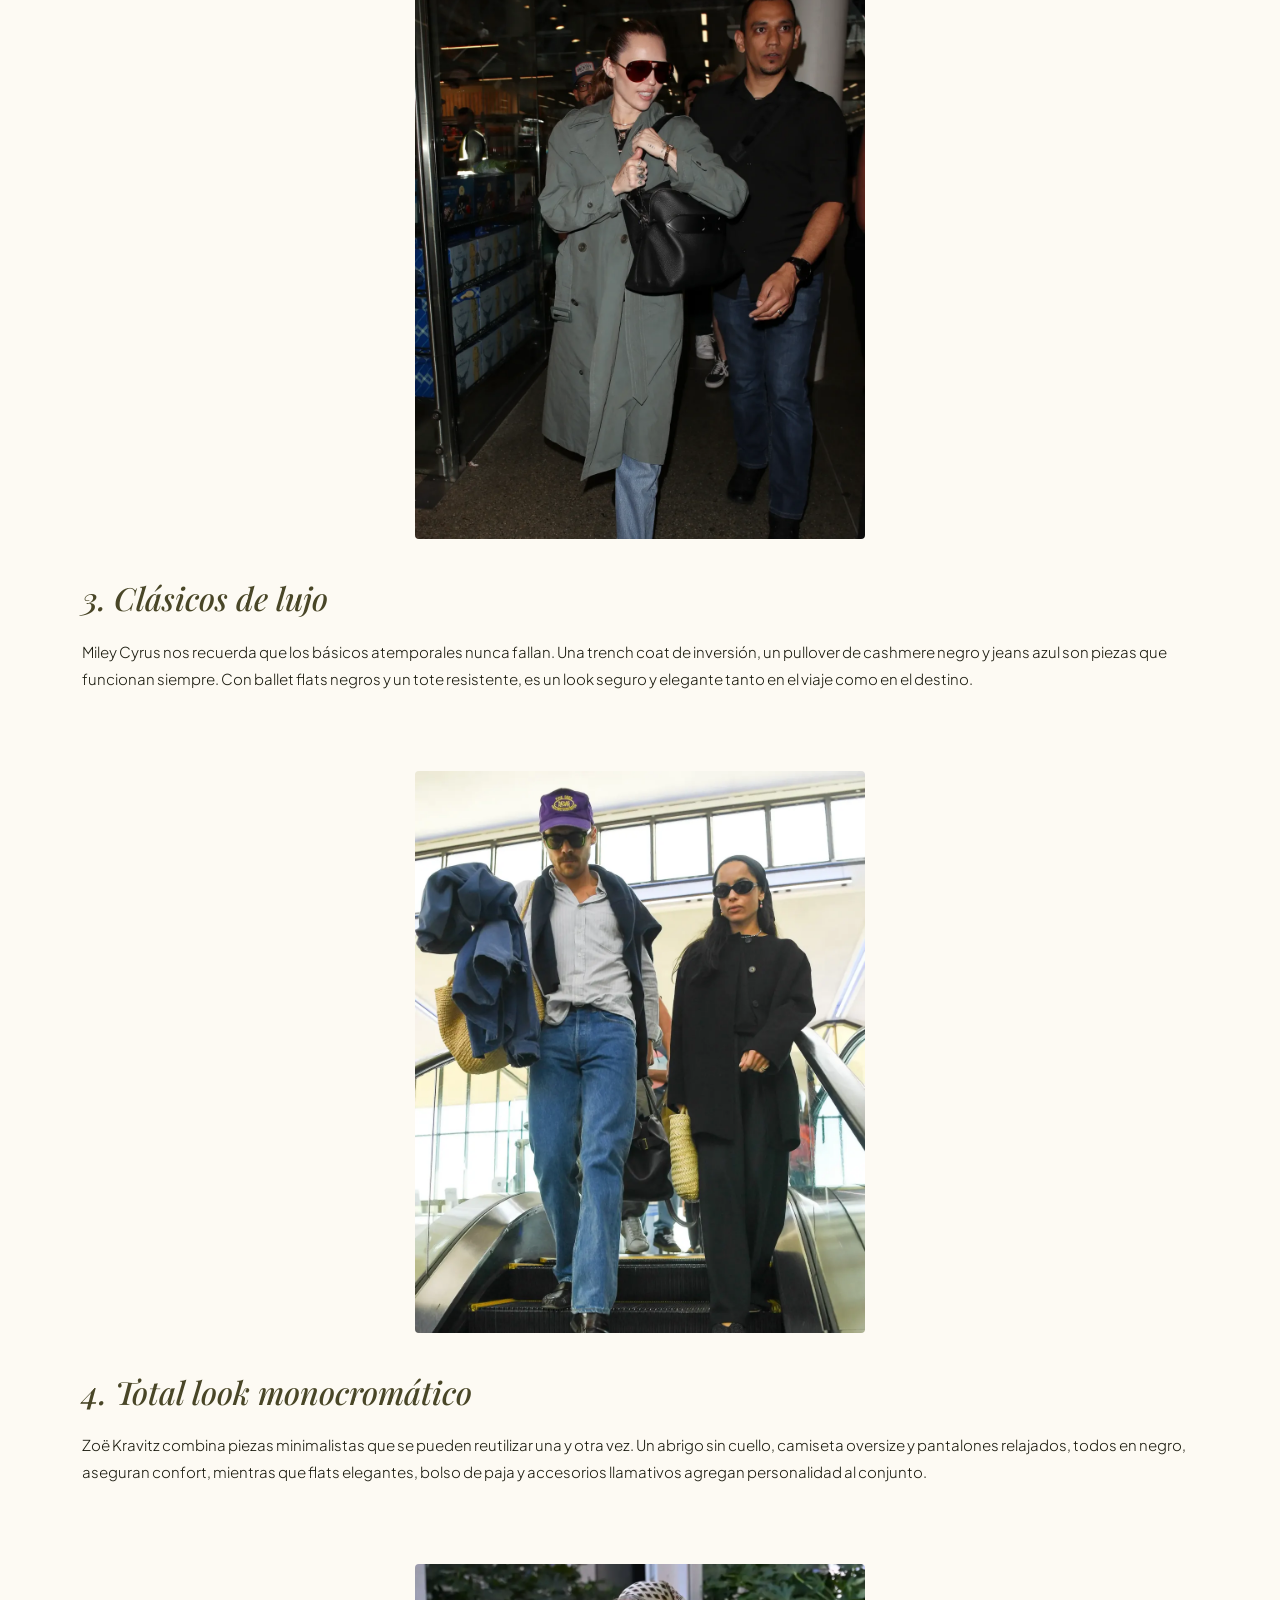
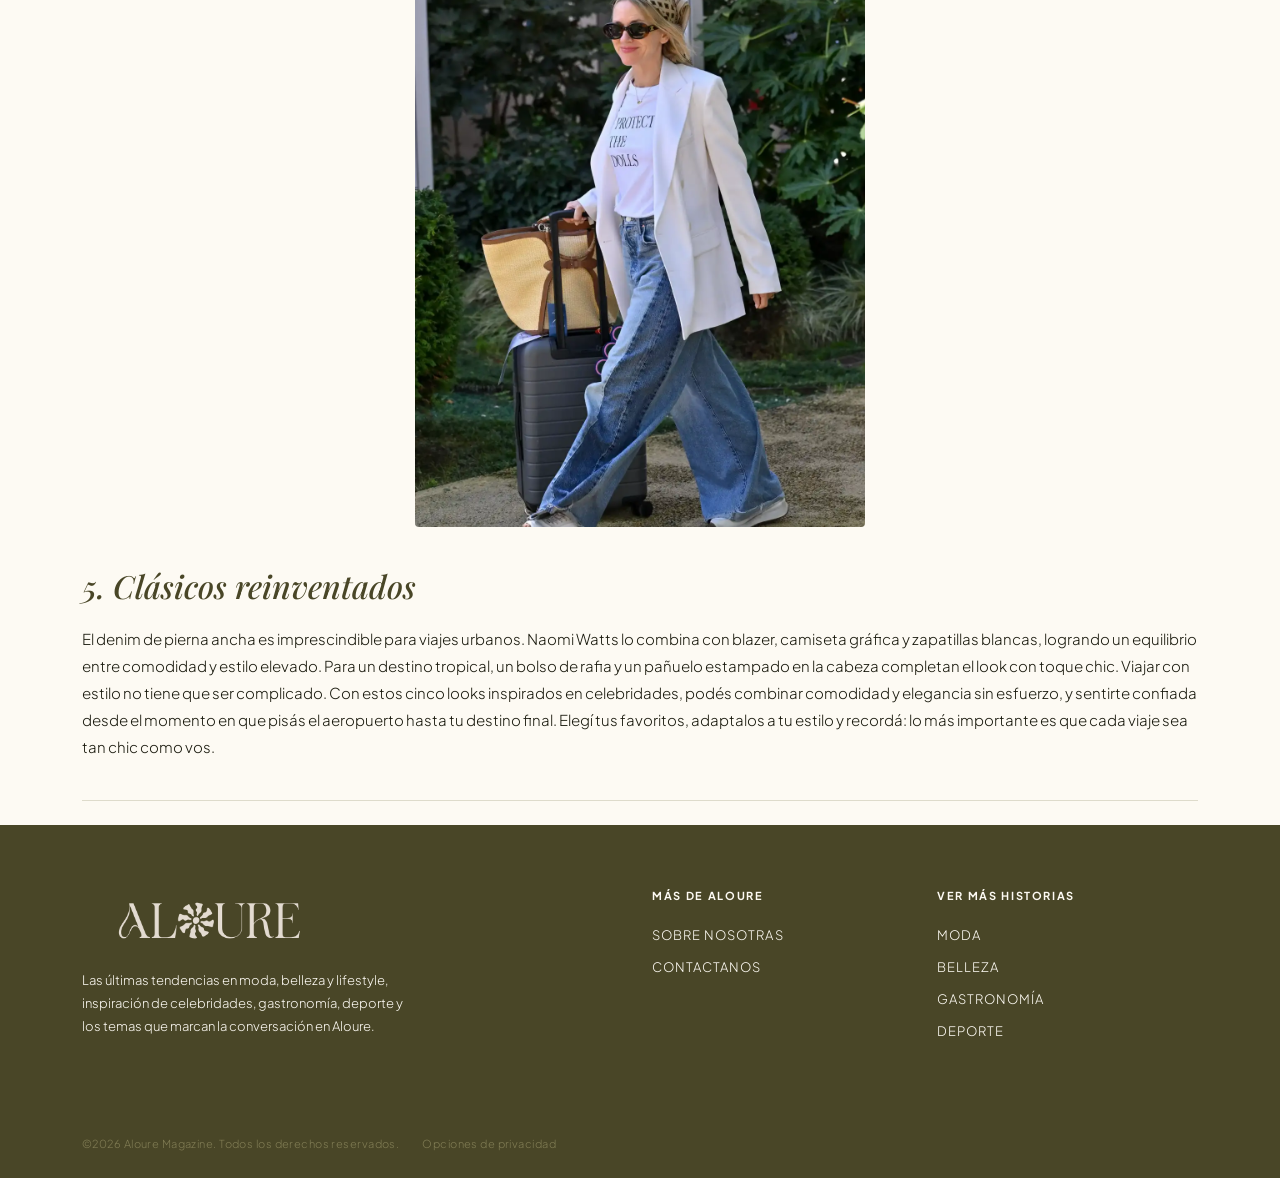
<file: articulo-moda.html>
<!doctype html>
<html lang="es">
<head>
  <meta charset="UTF-8">
  <meta name="viewport" content="width=device-width, initial-scale=1.0">
  <title>Aloure Magazine | ¿Lista para despegar? 5 looks casual-chic para viajar con estilo</title>
  <link href="css/bootstrap.min.css" rel="stylesheet">
  <link href="css/style.css" rel="stylesheet">
</head>

<body>

  <header>
    <section id="logo-header">
      <div class="container text-center">
        <a href="index.html"><img src="img/logoverde.png" alt="Aloure Magazine" class="logo-img"></a>
      </div>
    </section>
    <div class="container-fluid">
      <nav id="navbar" class="navbar navbar-expand-lg navbar-light">
        <button class="navbar-toggler" type="button" data-bs-toggle="collapse"
          data-bs-target="#nav-menu" aria-controls="nav-menu"
          aria-expanded="false" aria-label="Toggle navigation">
          <span class="navbar-toggler-icon"></span>
        </button>
        <div class="collapse navbar-collapse justify-content-center" id="nav-menu">
          <ul class="navbar-nav">
            <li class="nav-item"><a class="nav-link nav-activo" href="moda.html">Moda</a></li>
            <li class="nav-item"><a class="nav-link" href="belleza.html">Belleza</a></li>
            <li class="nav-item"><a class="nav-link" href="gastronomia.html">Gastronomía</a></li>
            <li class="nav-item"><a class="nav-link" href="deporte.html">Deporte</a></li>
            <li class="nav-item"><a class="nav-link" href="sobrenosotras.html">Sobre nosotras</a></li>
          </ul>
        </div>
      </nav>
    </div>
  </header>

  <section id="articulo-header">
    <div class="container">
      <p class="articulo-categoria">MODA</p>
      <h1 class="articulo-titulo">¿Lista para despegar? 5 looks casual-chic para viajar con estilo</h1>
      <p class="articulo-fecha">20 de marzo de 2026</p>
    </div>
  </section>

  <section id="articulo-banner">
    <div class="container">
      <img src="img/banner-articulo-moda.webp" alt="5 looks casual-chic" class="articulo-banner-img">
    </div>
  </section>

  <section id="articulo-cuerpo">
    <div class="container">

      <p class="articulo-texto">Se acerca otra temporada alta de viajes: las vacaciones están a la vuelta de la esquina y muchos ya planifican sus trips de invierno. Ya sea que estés contando los días para un viaje que llevás planeando meses o solo tengas unas mini- aventuras de fin de semana, algo es seguro: pasar por el aeropuerto formará parte de tu rutina muy pronto.
		  No basta con empacar conjuntos bonitos para vacacionar: también es clave armar looks cómodos y con estilo para el viaje, porque el trayecto hasta tu destino puede ser tan importante como lo que hagas al llegar. ¿Quién mejor para inspirarnos que las celebridades, expertas en moverse sin perder el glamour?</p>

      <h2 class="articulo-subtitulo">La clave: comodidad con estilo</h2>

      <p class="articulo-texto">La fórmula perfecta para viajar es combinar básicos cómodos y chic que te permitan pasar del avión a la ciudad sin perder estilo. Por ejemplo, las jeans de pierna ancha se han vuelto un favorito de celebridades como Miley Cyrus. Combinadas con un cardigan suave o una camisa oversize, son piezas clásicas, confortables y muy elegantes, perfectas incluso para pasar por los controles de seguridad sin lucir despeinada.</p>
	<br>
	<p>A continuación, cinco ideas de looks inspirados en celebridades para viajar con estilo:</p>

      <div class="articulo-img-centrada">
        <img src="img/supermodel-sweats.webp" alt="Supermodel sweats" class="articulo-img-interior articulo-img-mediana">
      </div>

		
		  <h2 class="articulo-subtitulo">1. Supermodel Sweats</h2>

      <p class="articulo-texto">Vittoria Ceretti demuestra que los pantalones de sweat pueden ser súper chic. Ella elige un modelo de pierna ancha que casi parece un pantalón de vestir, equilibrando el volumen con una camiseta ajustada y chaqueta deportiva crema. Los sneakers slip-on son perfectos para pasar seguridad y mantener la comodidad a bordo.</p>
	<br>
	
      <div class="articulo-img-centrada">
        <img src="img/comodidad-cashemere.webp" alt="Comodidad Cashmere" class="articulo-img-interior articulo-img-mediana">
      </div>
		
   
	 <h2 class="articulo-subtitulo">2. Comodidad en cashmere</h2>

      <p class="articulo-texto">Gigi Hadid no despega sin su cashmere. Un cardigan de cashmere sobre camiseta blanca y jeans de talle alto crea un look cómodo pero sofisticado. Completa con calcetines suaves, mocasines de cuero y un bolso amplio de gamuza para un estilo effortless pero pulido.</p>
	<br>
	
      <div class="articulo-img-centrada">
        <img src="img/clasicos-lujo.webp" alt="Clásicos de lujo" class="articulo-img-interior articulo-img-mediana">
      </div>
		
		
		<h2 class="articulo-subtitulo">3. Clásicos de lujo</h2>

      <p class="articulo-texto">Miley Cyrus nos recuerda que los básicos atemporales nunca fallan. Una trench coat de inversión, un pullover de cashmere negro y jeans azul son piezas que funcionan siempre. Con ballet flats negros y un tote resistente, es un look
seguro y elegante tanto en el viaje como en el destino.</p>
	<br>
	
      <div class="articulo-img-centrada">
        <img src="img/monocromatico.webp" alt="Look monocromático" class="articulo-img-interior articulo-img-mediana">
      </div>
		
		<h2 class="articulo-subtitulo">4. Total look monocromático</h2>

      <p class="articulo-texto">Zoë Kravitz combina piezas minimalistas que se pueden reutilizar una y otra vez. Un abrigo sin cuello, camiseta oversize y pantalones relajados, todos en negro, aseguran confort, mientras que flats elegantes, bolso de paja y accesorios llamativos agregan personalidad al conjunto.</p>
	<br>
	
      <div class="articulo-img-centrada">
        <img src="img/clasico-reinventado.webp" alt="Clásicos reinventados" class="articulo-img-interior articulo-img-mediana">
      </div>

		<h2 class="articulo-subtitulo">5. Clásicos reinventados</h2>

      <p class="articulo-texto">El denim de pierna ancha es imprescindible para viajes urbanos. Naomi Watts lo combina con blazer, camiseta gráfica y zapatillas blancas, logrando un equilibrio entre comodidad y estilo elevado. Para un destino tropical, un bolso de rafia y un pañuelo estampado en la cabeza completan el look con toque chic. Viajar con estilo no tiene que ser complicado. Con estos cinco looks inspirados en celebridades, podés combinar comodidad y elegancia sin esfuerzo, y sentirte confiada desde el momento en que pisás el aeropuerto hasta tu destino final. Elegí tus favoritos, adaptalos a tu estilo y recordá: lo más importante es que cada viaje sea tan chic como vos.</p>
		
      <hr class="cierre-divider">

    </div>
  </section>

  <section id="footer">
    <div class="container">
      <div class="row">
        <article class="col-lg-6 col-sm-12 col-12 footer-brand">
          <img src="img/logoblanco.png" alt="Aloure" class="footer-logo-img">
          <p>Las últimas tendencias en moda, belleza y lifestyle, inspiración de celebridades, gastronomía, deporte y los temas que marcan la conversación en Aloure.</p>
        </article>
        <article class="col-lg-3 col-sm-6 col-6 footer-col">
          <h5>Más de Aloure</h5>
          <a href="sobrenosotras.html">Sobre nosotras</a>
          <a href="sobrenosotras.html">Contactanos</a>
        </article>
        <article class="col-lg-3 col-sm-6 col-6 footer-col">
          <h5>Ver más historias</h5>
          <a href="moda.html">Moda</a>
          <a href="belleza.html">Belleza</a>
          <a href="gastronomia.html">Gastronomía</a>
          <a href="deporte.html">Deporte</a>
        </article>
      </div>
    </div>
  </section>

  <section id="footer-bottom">
    <div class="container">
      <p class="d-inline">©2026 Aloure Magazine. Todos los derechos reservados.</p>
      <p class="d-inline">Opciones de privacidad</p>
    </div>
  </section>

  <script src="https://cdn.jsdelivr.net/npm/bootstrap@5.3.3/dist/js/bootstrap.bundle.min.js"></script>

</body>
</html>
</file>
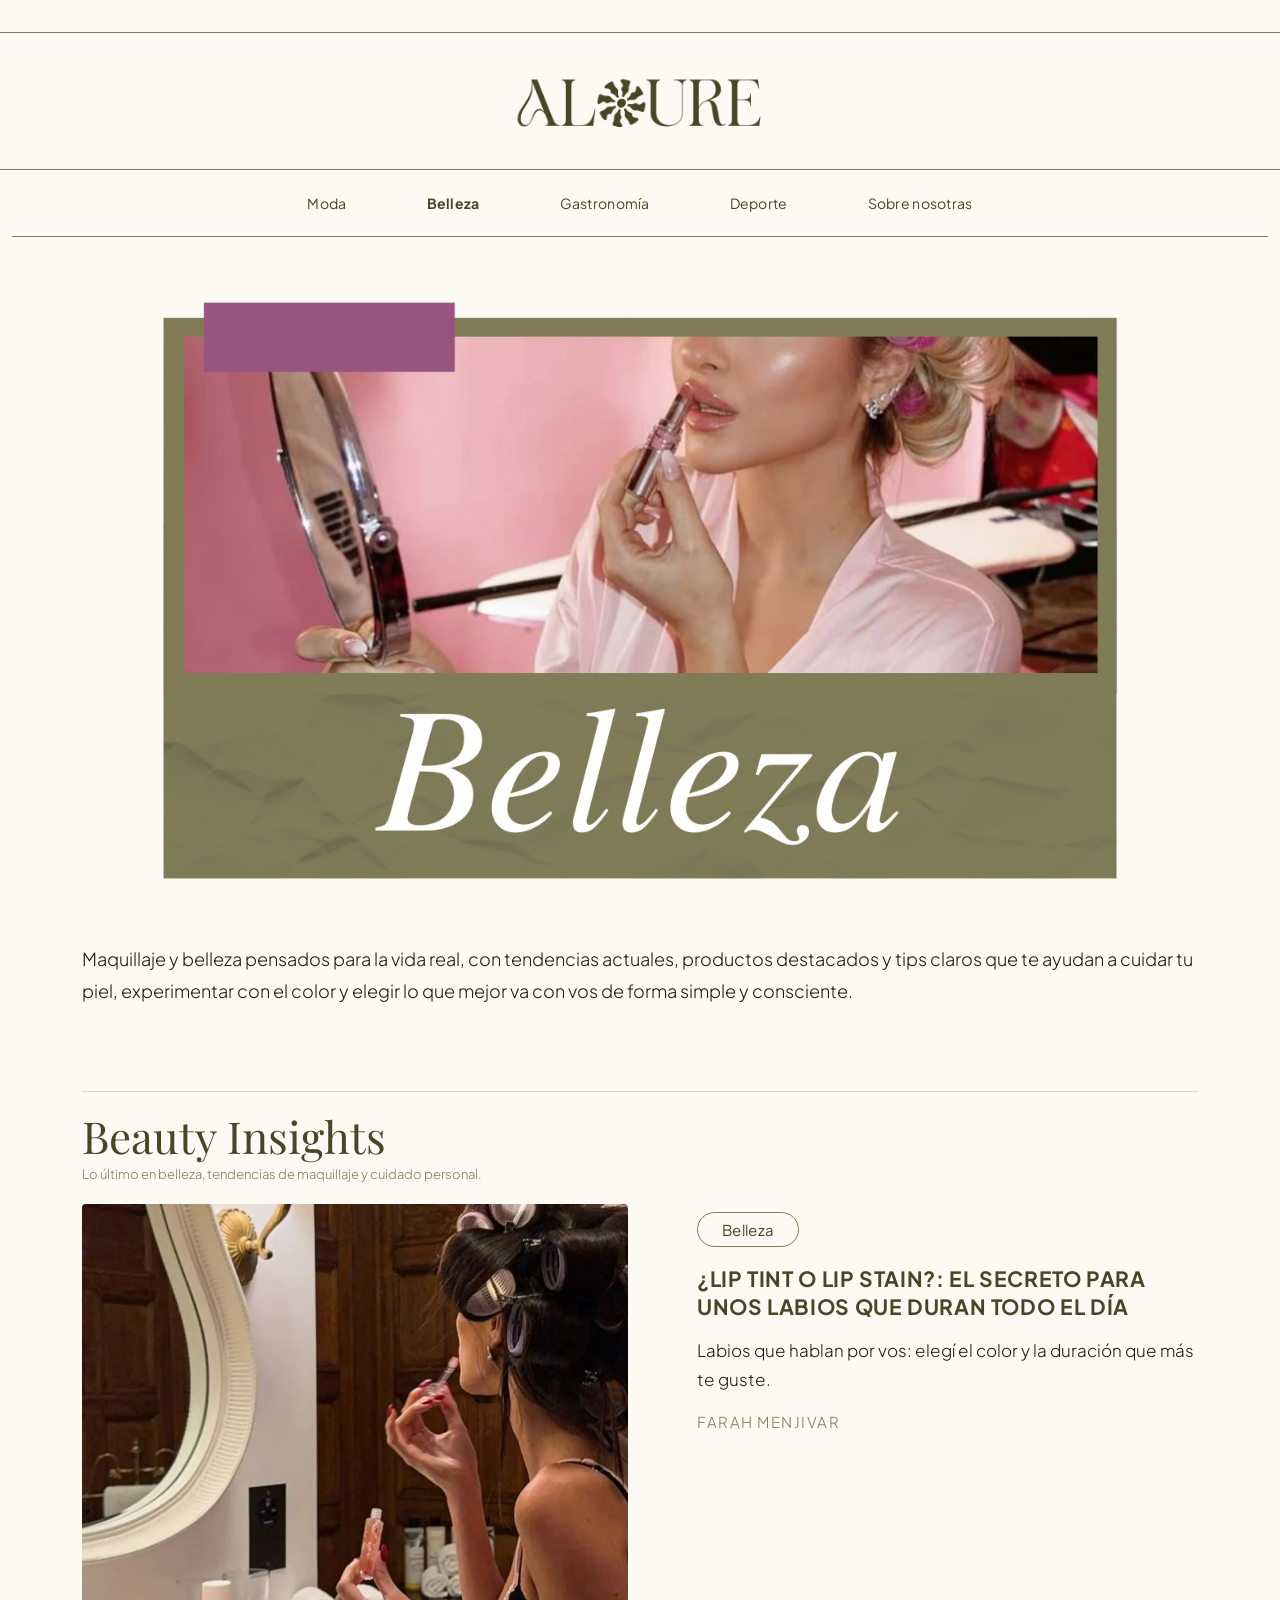
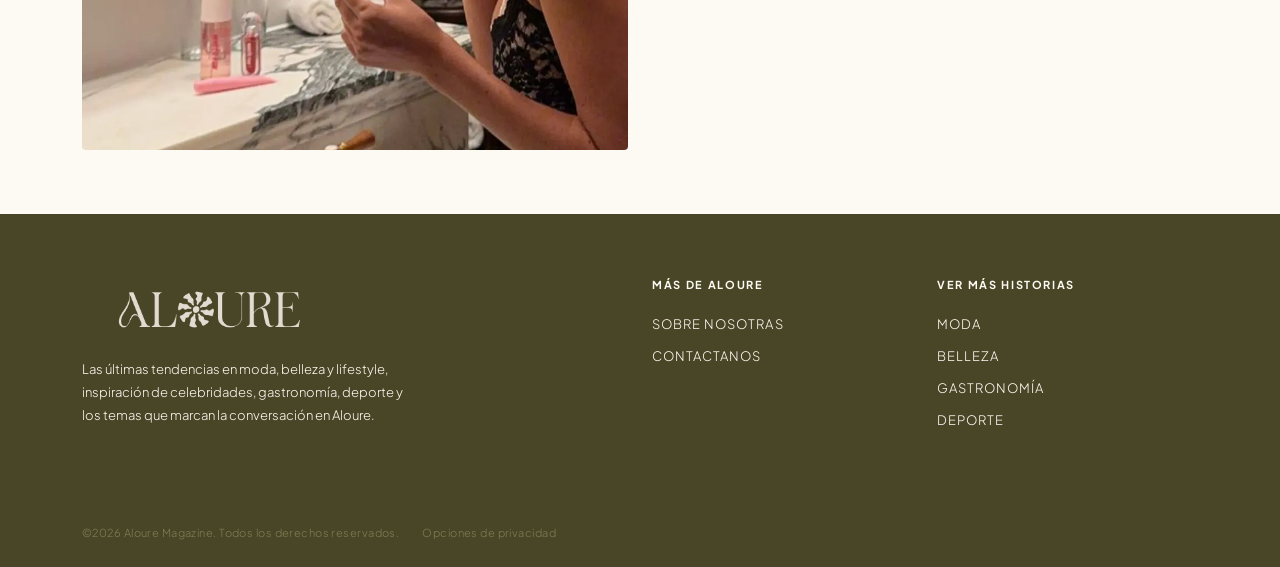
<file: belleza.html>
<!doctype html>
<html lang="es">
<head>
  <meta charset="UTF-8">
  <meta name="viewport" content="width=device-width, initial-scale=1.0">
  <title>Aloure Magazine | Belleza</title>
  <link href="css/bootstrap.min.css" rel="stylesheet">
  <link href="css/style.css" rel="stylesheet">
</head>

<body>

  <header>
    <section id="logo-header">
      <div class="container text-center">
        <a href="index.html"><img src="img/logoverde.png" alt="Aloure Magazine" class="logo-img"></a>
      </div>
    </section>

    <div class="container-fluid">
      <nav id="navbar" class="navbar navbar-expand-lg navbar-light">
        <button class="navbar-toggler" type="button" data-bs-toggle="collapse"
          data-bs-target="#nav-menu" aria-controls="nav-menu"
          aria-expanded="false" aria-label="Toggle navigation">
          <span class="navbar-toggler-icon"></span>
        </button>
        <div class="collapse navbar-collapse justify-content-center" id="nav-menu">
          <ul class="navbar-nav">
            <li class="nav-item"><a class="nav-link" href="moda.html">Moda</a></li>
            <li class="nav-item"><a class="nav-link nav-activo" href="belleza.html">Belleza</a></li>
            <li class="nav-item"><a class="nav-link" href="gastronomia.html">Gastronomía</a></li>
            <li class="nav-item"><a class="nav-link" href="deporte.html">Deporte</a></li>
            <li class="nav-item"><a class="nav-link" href="sobrenosotras.html">Sobre nosotras</a></li>
          </ul>
        </div>
      </nav>
    </div>
  </header>

  <section id="hero-belleza">
    <div class="container">
      <div id="hero-belleza-inner">
        <div id="hero-belleza-img">
          <img src="img/banner-belleza.webp" alt="Belleza" class="img-fluid">
        </div>
      </div>
    </div>
    
  </section>

  <section id="intro-belleza">
    <div class="container">
      <p>Maquillaje y belleza pensados para la vida real, con tendencias actuales, productos destacados y tips claros que te ayudan a cuidar tu piel, experimentar con el color y elegir lo que mejor va con vos de forma simple y consciente.</p>
    </div>
  </section>

  <section id="beauty-insights" class="seccion-articulo">
    <div class="container">
      <hr class="divider">

      <div class="header-seccion">
        <h2>Beauty Insights</h2>
        <p>Lo último en belleza, tendencias de maquillaje y cuidado personal.</p>
      </div>

      <div class="row">

        <article class="col-lg-6 col-sm-12 col-12">
          <img src="img/must-read-belleza.webp" alt="Lip Tint o Lip Stain" class="img-fluid w-100 articulo-img">
        </article>

        <article class="col-lg-6 col-sm-12 col-12 articulo-body" style="padding-top: 8px;">
          <span class="tag">Belleza</span>
          <h3><a href="articulo-belleza.html" class="articulo-link">¿Lip tint o lip stain?: el secreto para unos labios que duran todo el día</a></h3>
          <p class="articulo-desc">Labios que hablan por vos: elegí el color y la duración que más te guste.</p>
          <p class="autor">Farah Menjivar</p>
        </article>

      </div>
    </div>
  </section>

  <section id="footer">
    <div class="container">
      <div class="row">

        <article class="col-lg-6 col-sm-12 col-12 footer-brand">
          <img src="img/logoblanco.png" alt="Aloure" class="footer-logo-img">
          <p>Las últimas tendencias en moda, belleza y lifestyle, inspiración de celebridades, gastronomía, deporte y los temas que marcan la conversación en Aloure.</p>
        </article>

        <article class="col-lg-3 col-sm-6 col-6 footer-col">
          <h5>Más de Aloure</h5>
          <a href="sobrenosotras.html">Sobre nosotras</a>
          <a href="sobrenosotras.html">Contactanos</a>
        </article>

        <article class="col-lg-3 col-sm-6 col-6 footer-col">
          <h5>Ver más historias</h5>
          <a href="moda.html">Moda</a>
          <a href="belleza.html">Belleza</a>

          <a href="gastronomia.html">Gastronomía</a>
          <a href="deporte.html">Deporte</a>
        </article>

      </div>
    </div>
  </section>

  <section id="footer-bottom">
    <div class="container">
      <p class="d-inline">©2026 Aloure Magazine. Todos los derechos reservados.</p>
      <p class="d-inline">Opciones de privacidad</p>
    </div>
  </section>

  <script src="https://cdn.jsdelivr.net/npm/bootstrap@5.3.3/dist/js/bootstrap.bundle.min.js"></script>

</body>
</html>
</file>
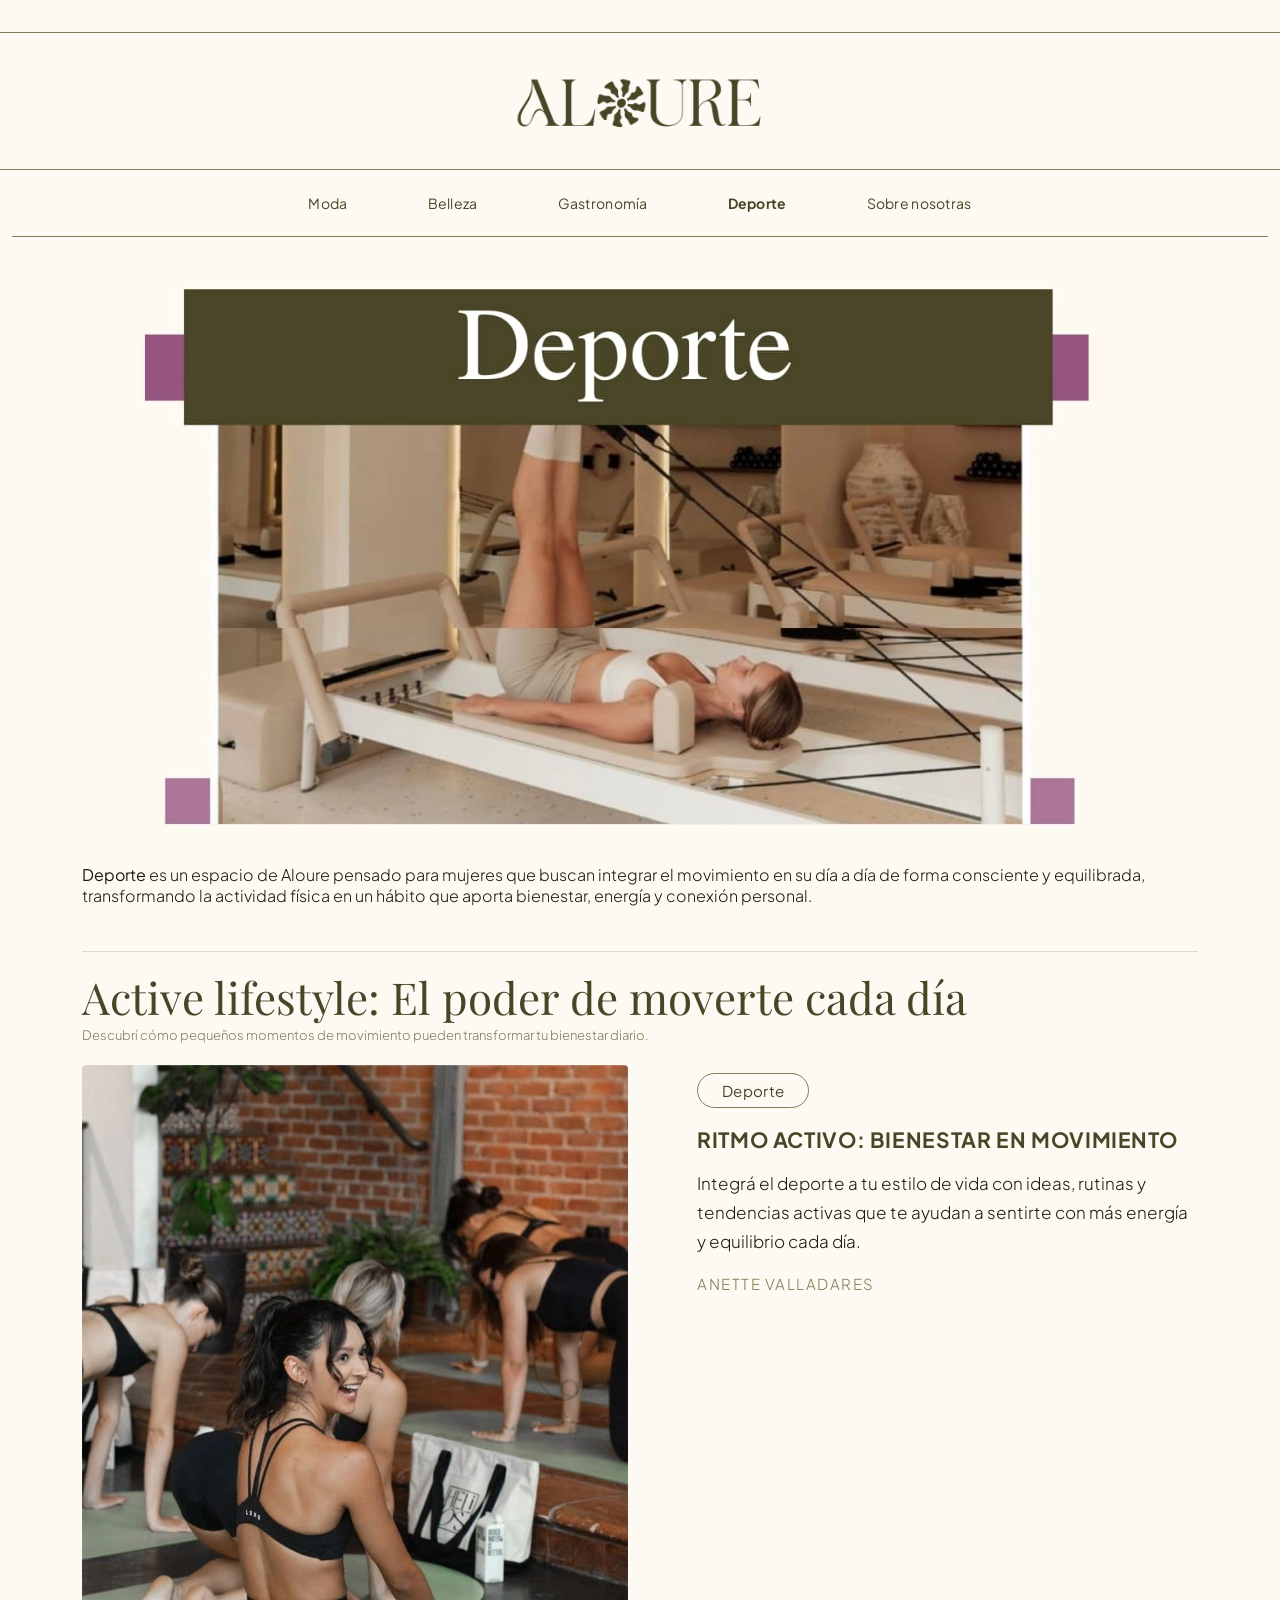
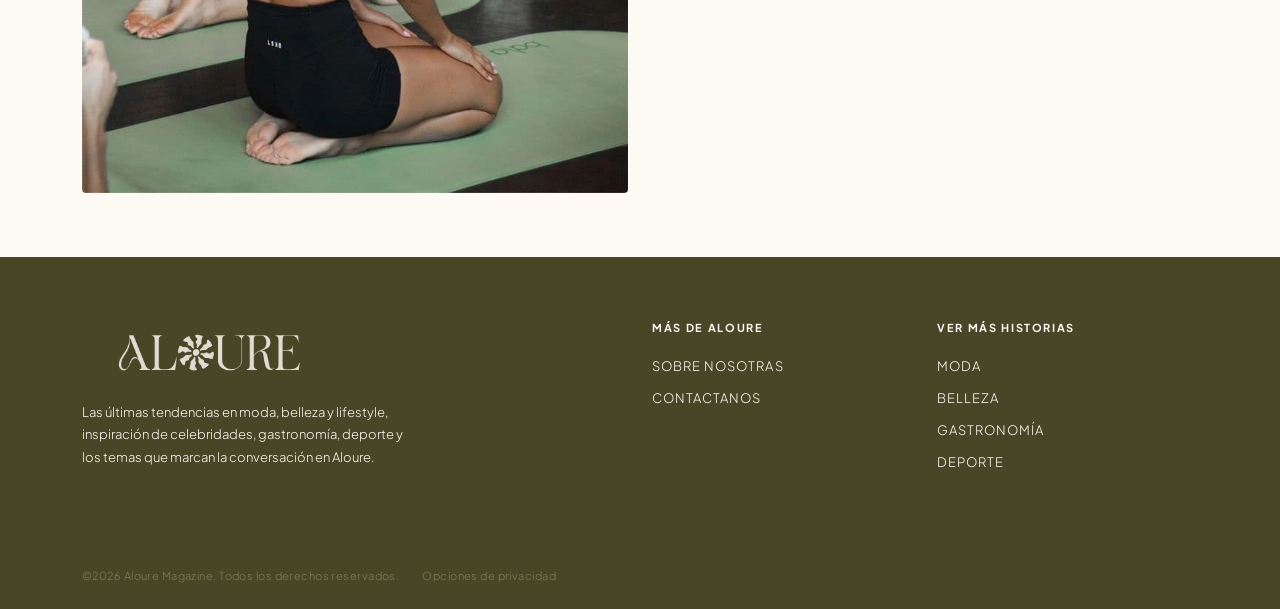
<file: deporte.html>
<!doctype html>
<html lang="es">
<head>
  <meta charset="UTF-8">
  <meta name="viewport" content="width=device-width, initial-scale=1.0">
  <title>Aloure Magazine | Deporte</title>
  <link href="css/bootstrap.min.css" rel="stylesheet">
  <link href="css/style.css" rel="stylesheet">
</head>

<body>

  <header>
    <section id="logo-header">
      <div class="container text-center">
        <a href="index.html"><img src="img/logoverde.png" alt="Aloure Magazine" class="logo-img"></a>
      </div>
    </section>

    <div class="container-fluid">
      <nav id="navbar" class="navbar navbar-expand-lg navbar-light">
        <button class="navbar-toggler" type="button" data-bs-toggle="collapse"
          data-bs-target="#nav-menu" aria-controls="nav-menu"
          aria-expanded="false" aria-label="Toggle navigation">
          <span class="navbar-toggler-icon"></span>
        </button>
        <div class="collapse navbar-collapse justify-content-center" id="nav-menu">
          <ul class="navbar-nav">
            <li class="nav-item"><a class="nav-link" href="moda.html">Moda</a></li>
            <li class="nav-item"><a class="nav-link" href="belleza.html">Belleza</a></li>
            <li class="nav-item"><a class="nav-link" href="gastronomia.html">Gastronomía</a></li>
            <li class="nav-item"><a class="nav-link nav-activo" href="deporte.html">Deporte</a></li>
            <li class="nav-item"><a class="nav-link" href="sobrenosotras.html">Sobre nosotras</a></li>
          </ul>
        </div>
      </nav>
    </div>
  </header>

  <section id="hero-deporte">
    <div class="container">
      <div id="hero-deporte-inner">

        <div id="hero-deporte-img">
          <img src="img/banner-deporte.webp" alt="Deporte" class="img-fluid">
        </div>
      </div>
    </div>
  </section>

  <section id="intro-deporte">
    <div class="container">
      <p><strong>Deporte</strong> es un espacio de Aloure pensado para mujeres que buscan integrar el movimiento en su día a día de forma consciente y equilibrada, transformando la actividad física en un hábito que aporta bienestar, energía y conexión personal.</p>
    </div>
  </section>

  <section id="deporte-destacado" class="seccion-articulo">
    <div class="container">
      <hr class="divider">

      <div class="header-seccion">
        <h2>Active lifestyle: El poder de moverte cada día</h2>
        <p>Descubrí cómo pequeños momentos de movimiento pueden transformar tu bienestar diario.</p>
      </div>

      <div class="row">

        <article class="col-lg-6 col-sm-12 col-12">
          <img src="img/active-lifestyle.webp" alt="Ritmo activo: bienestar en movimiento" class="img-fluid w-100 articulo-img">
        </article>

        <article class="col-lg-6 col-sm-12 col-12 articulo-body" style="padding-top: 8px;">
          <span class="tag">Deporte</span>
          <h3><a href="articulo-deporte.html" class="articulo-link">RITMO ACTIVO: BIENESTAR EN MOVIMIENTO</a></h3>
          <p class="articulo-desc">Integrá el deporte a tu estilo de vida con ideas, rutinas y tendencias activas que te ayudan a sentirte con más energía y equilibrio cada día.</p>
          <p class="autor">Anette Valladares</p>
        </article>

      </div>
    </div>
  </section>

   <section id="footer">
    <div class="container">
      <div class="row">

        <article class="col-lg-6 col-sm-12 col-12 footer-brand">
          <img src="img/logoblanco.png" alt="Aloure" class="footer-logo-img">
          <p>Las últimas tendencias en moda, belleza y lifestyle, inspiración de celebridades, gastronomía, deporte y los temas que marcan la conversación en Aloure.</p>
        </article>

        <article class="col-lg-3 col-sm-6 col-6 footer-col">
          <h5>Más de Aloure</h5>
          <a href="sobrenosotras.html">Sobre nosotras</a>
          <a href="sobrenosotras.html">Contactanos</a>
        </article>

        <article class="col-lg-3 col-sm-6 col-6 footer-col">
          <h5>Ver más historias</h5>
          <a href="moda.html">Moda</a>
          <a href="belleza.html">Belleza</a>
          <a href="gastronomia.html">Gastronomía</a>
          <a href="deporte.html">Deporte</a>
        </article>

      </div>
    </div>
  </section>

  <section id="footer-bottom">
    <div class="container">
      <p class="d-inline">©2026 Aloure Magazine. Todos los derechos reservados.</p>
      <p class="d-inline">Opciones de privacidad</p>
    </div>
  </section>

  <script src="https://cdn.jsdelivr.net/npm/bootstrap@5.3.3/dist/js/bootstrap.bundle.min.js"></script>

  <script async src="https://www.googletagmanager.com/gtag/js?id=G-PDXMVX2MLP"></script>
<script>
  window.dataLayer = window.dataLayer || [];
  function gtag(){dataLayer.push(arguments);}
  gtag('js', new Date());

  gtag('config', 'G-PDXMVX2MLP');
</script>

</body>
</html>
</file>
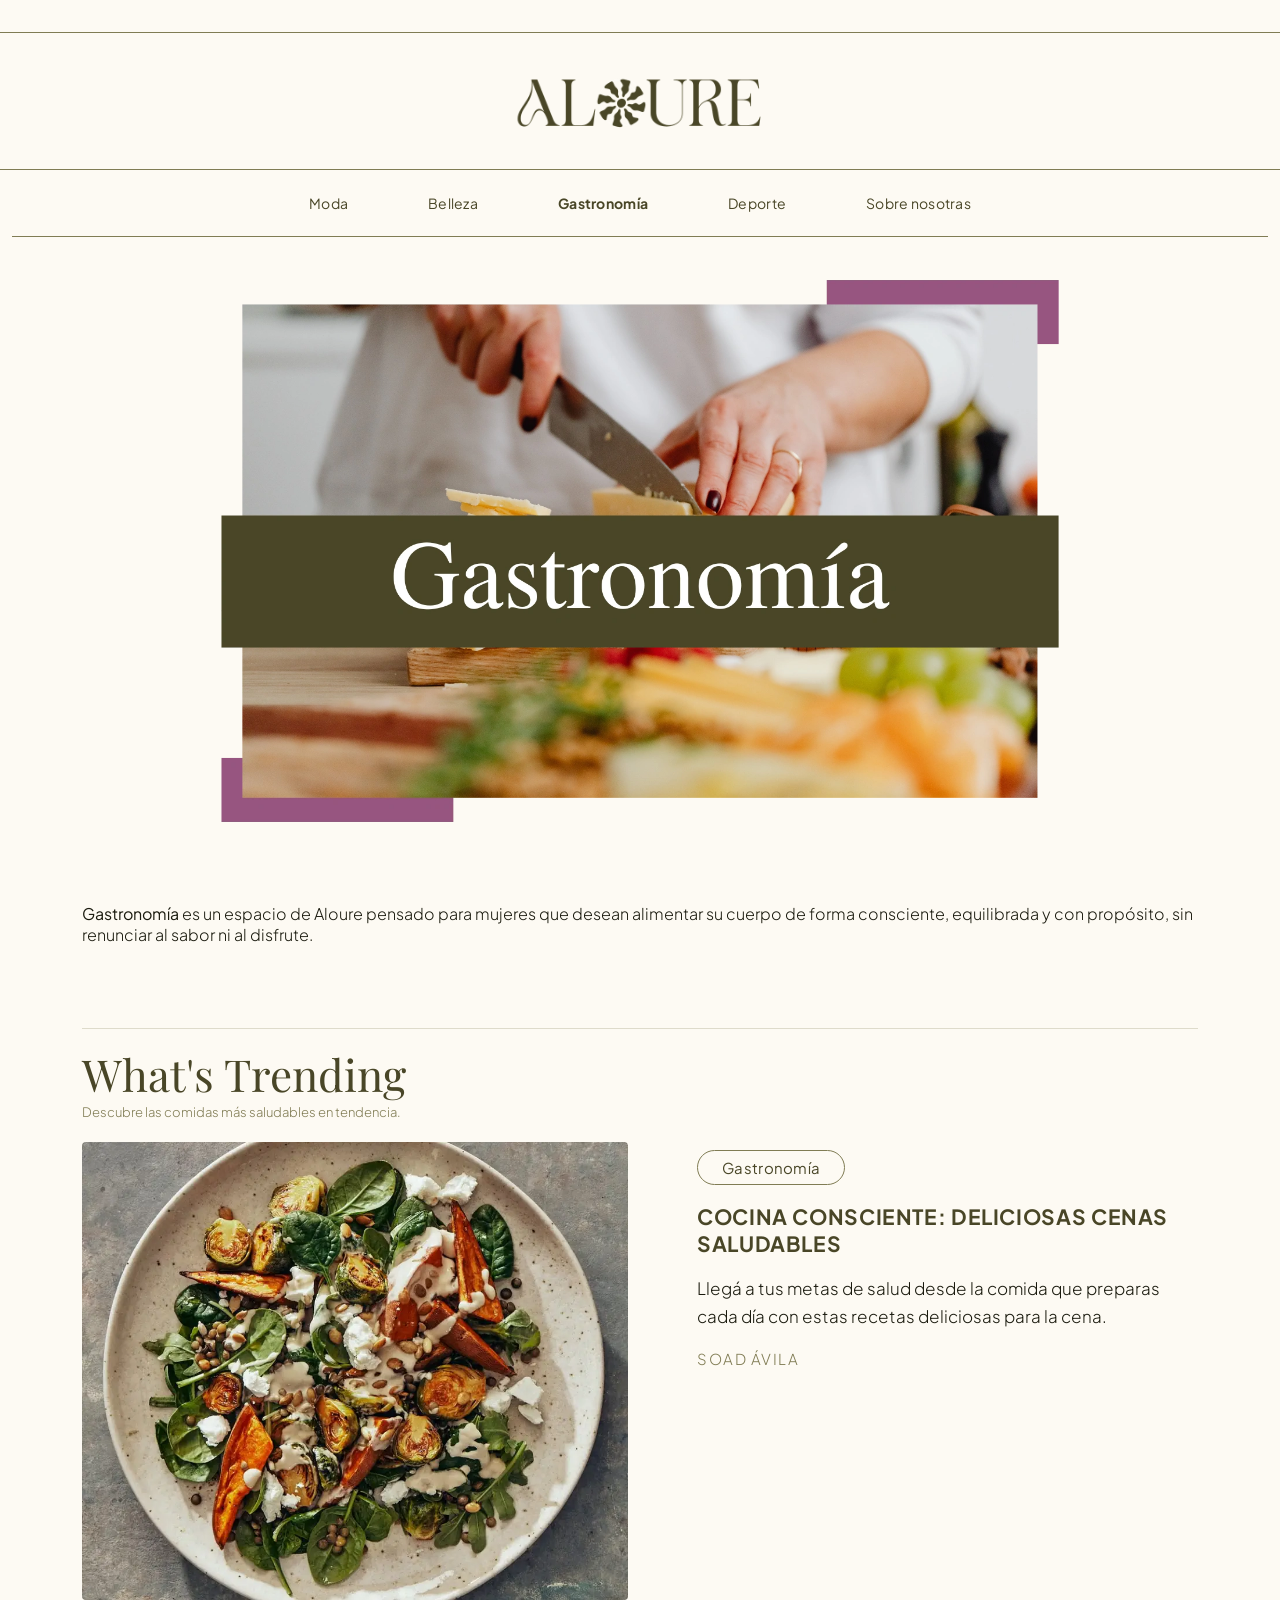
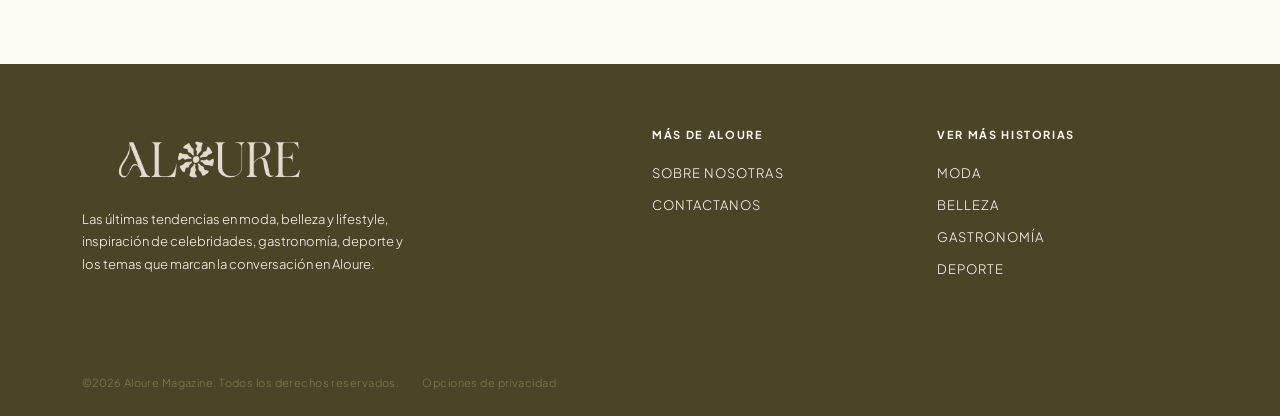
<file: gastronomia.html>
<!doctype html>
<html lang="es">
<head>
  <meta charset="UTF-8">
  <meta name="viewport" content="width=device-width, initial-scale=1.0">
  <title>Aloure Magazine | Gastronomía</title>
    <link href="css/bootstrap.min.css" rel="stylesheet">
  <link href="css/style.css" rel="stylesheet">
</head>

<body>

  <header>
    <section id="logo-header">
      <div class="container text-center">
        <a href="index.html"><img src="img/logoverde.png" alt="Aloure Magazine" class="logo-img"></a>
      </div>
    </section>

    <div class="container-fluid">
      <nav id="navbar" class="navbar navbar-expand-lg navbar-light">
        <button class="navbar-toggler" type="button" data-bs-toggle="collapse"
          data-bs-target="#nav-menu" aria-controls="nav-menu"
          aria-expanded="false" aria-label="Toggle navigation">
          <span class="navbar-toggler-icon"></span>
        </button>
        <div class="collapse navbar-collapse justify-content-center" id="nav-menu">
          <ul class="navbar-nav">
            <li class="nav-item"><a class="nav-link" href="moda.html">Moda</a></li>
            <li class="nav-item"><a class="nav-link" href="belleza.html">Belleza</a></li>
            <li class="nav-item"><a class="nav-link nav-activo" href="gastronomia.html">Gastronomía</a></li>
            <li class="nav-item"><a class="nav-link" href="deporte.html">Deporte</a></li>
            <li class="nav-item"><a class="nav-link" href="sobrenosotras.html">Sobre nosotras</a></li>
          </ul>
        </div>
      </nav>
    </div>
  </header>

  <section id="hero-gastro">
    <div class="container">
        <img src="img/banner-gastronomia.webp" alt="Gastronomía" class="img-fluid w-100">
      </div>
  </section>

  <section id="intro-gastro">
    <div class="container">
      <p><strong>Gastronomía</strong> es un espacio de Aloure pensado para mujeres que desean alimentar su cuerpo de forma consciente, equilibrada y con propósito, sin renunciar al sabor ni al disfrute.</p>
    </div>
  </section>

  <section id="whats-trending" class="seccion-articulo">
    <div class="container">
      <hr class="divider">

      <div class="header-seccion">
        <h2>What's Trending</h2>
        <p>Descubre las comidas más saludables en tendencia.</p>
      </div>

      <div class="row">

        <article class="col-lg-6 col-sm-12 col-12">
          <img src="img/whats-trending-article.webp" alt="Cocina consciente" class="img-fluid w-100 articulo-img">
        </article>

        <article class="col-lg-6 col-sm-12 col-12 articulo-body" style="padding-top: 8px;">
          <span class="tag">Gastronomía</span>
          <h3><a href="articulo-gastronomia.html" class="articulo-link">Cocina consciente: deliciosas cenas saludables</a></h3>
          <p class="articulo-desc">Llegá a tus metas de salud desde la comida que preparas cada día con estas recetas deliciosas para la cena.</p>
          <p class="autor">Soad Ávila</p>
        </article>

      </div>
    </div>
  </section>

  <section id="footer">
    <div class="container">
      <div class="row">

        <article class="col-lg-6 col-sm-12 col-12 footer-brand">
          <img src="img/logoblanco.png" alt="Aloure" class="footer-logo-img">
          <p>Las últimas tendencias en moda, belleza y lifestyle, inspiración de celebridades, gastronomía, deporte y los temas que marcan la conversación en Aloure.</p>
        </article>

        <article class="col-lg-3 col-sm-6 col-6 footer-col">
          <h5>Más de Aloure</h5>
          <a href="sobrenosotras.html">Sobre nosotras</a>
          <a href="sobrenosotras.html">Contactanos</a>
        </article>

        <article class="col-lg-3 col-sm-6 col-6 footer-col">
          <h5>Ver más historias</h5>
          <a href="moda.html">Moda</a>
          <a href="belleza.html">Belleza</a>
          <a href="gastronomia.html">Gastronomía</a>
          <a href="deporte.html">Deporte</a>
        </article>

      </div>
    </div>
  </section>

  <section id="footer-bottom">
    <div class="container">
      <p class="d-inline">©2026 Aloure Magazine. Todos los derechos reservados.</p>
      <p class="d-inline">Opciones de privacidad</p>
    </div>
  </section>

  <script src="https://cdn.jsdelivr.net/npm/bootstrap@5.3.3/dist/js/bootstrap.bundle.min.js"></script>

</body>
</html>
</file>
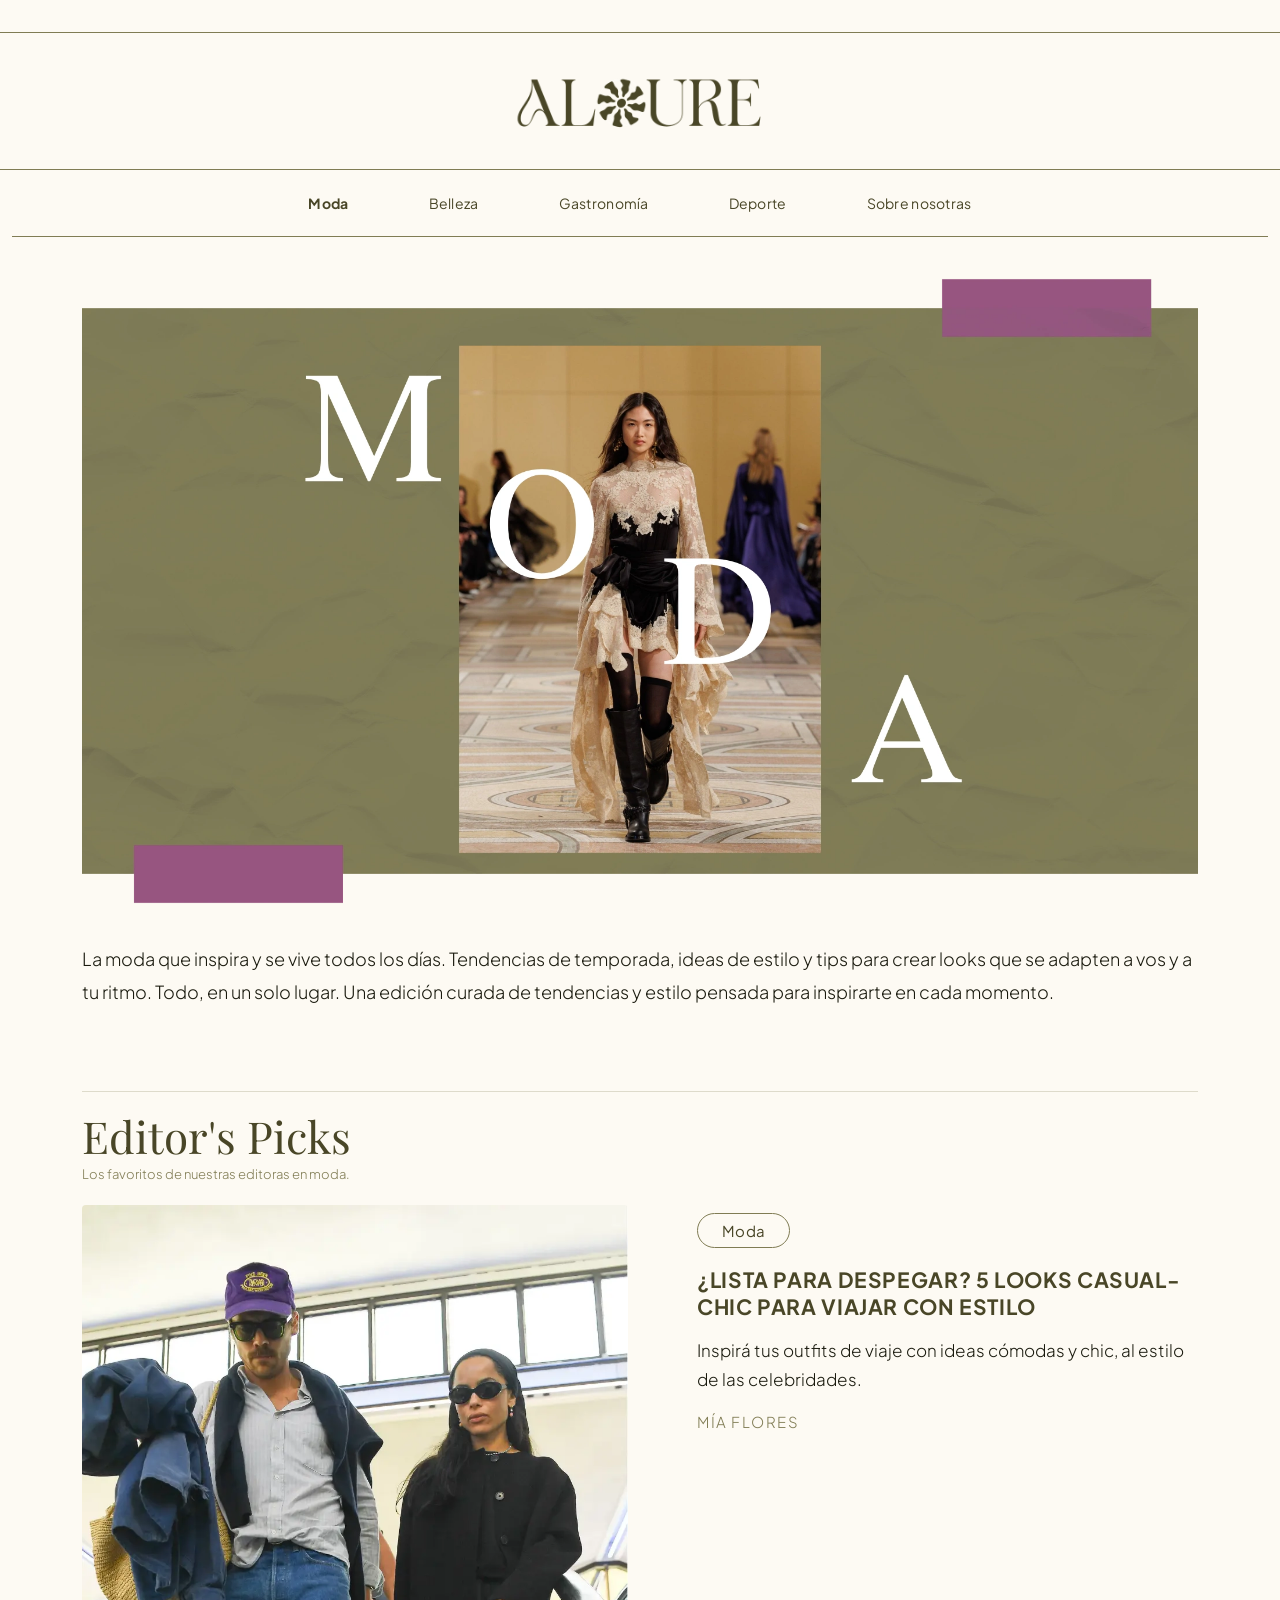
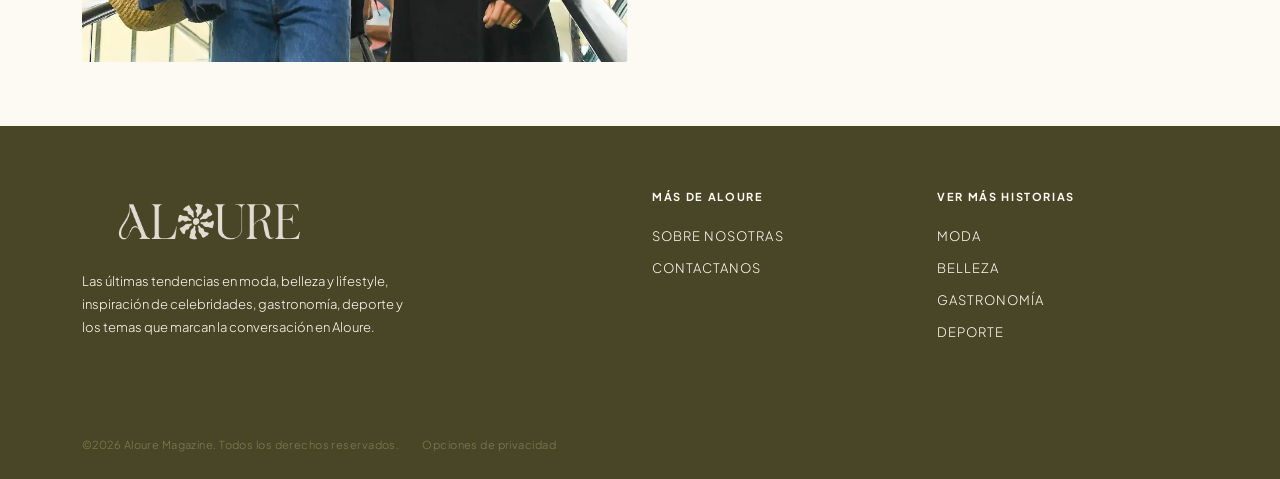
<file: moda.html>
<!doctype html>
<html lang="es">
<head>
  <meta charset="UTF-8">
  <meta name="viewport" content="width=device-width, initial-scale=1.0">
  <title>Aloure Magazine | Moda</title>
  <link href="css/bootstrap.min.css" rel="stylesheet">
  <link href="css/style.css" rel="stylesheet">

</head>

<body>

  <header>
   <section id="logo-header">
      <div class="container text-center">
        <a href="index.html"><img src="img/logoverde.png" alt="Aloure Magazine" class="logo-img"></a>
      </div>
    </section>

    <div class="container-fluid">
      <nav id="navbar" class="navbar navbar-expand-lg navbar-light">
        <button class="navbar-toggler" type="button" data-bs-toggle="collapse"
          data-bs-target="#nav-menu" aria-controls="nav-menu"
          aria-expanded="false" aria-label="Toggle navigation">
          <span class="navbar-toggler-icon"></span>
        </button>
        <div class="collapse navbar-collapse justify-content-center" id="nav-menu">
          <ul class="navbar-nav">
            <li class="nav-item"><a class="nav-link nav-activo" href="moda.html">Moda</a></li>
            <li class="nav-item"><a class="nav-link" href="belleza.html">Belleza</a></li>
            <li class="nav-item"><a class="nav-link" href="gastronomia.html">Gastronomía</a></li>
            <li class="nav-item"><a class="nav-link" href="deporte.html">Deporte</a></li>
            <li class="nav-item"><a class="nav-link" href="sobrenosotras.html">Sobre nosotras</a></li>
          </ul>
        </div>
      </nav>
    </div>

  </header>

  <section id="hero-moda">
    <div class="container">
      <div id="hero-moda-inner">

        <div id="hero-moda-img">
          <img src="img/banner-home-moda.webp" alt="Moda" class="img-fluid">
        </div>
      </div>
    </div>
  </section>

  <section id="intro-moda">
    <div class="container">
      <p>La moda que inspira y se vive todos los días. Tendencias de temporada, ideas de estilo y tips para crear looks que se adapten a vos y a tu ritmo. Todo, en un solo lugar. Una edición curada de tendencias y estilo pensada para inspirarte en cada momento.</p>
    </div>
  </section>

  <section id="editors-picks" class="seccion-articulo">
    <div class="container">
      <hr class="divider">

      <div class="header-seccion">
        <h2>Editor's Picks</h2>
        <p>Los favoritos de nuestras editoras en moda.</p>
      </div>

      <div class="row">

        <article class="col-lg-6 col-sm-12 col-12">
          <img src="img/editors-pick-article.webp" alt="Editor's Pick Moda" class="img-fluid w-100 articulo-img">
        </article>

        <article class="col-lg-6 col-sm-12 col-12 articulo-body" style="padding-top: 8px;">
          <span class="tag">Moda</span>
          <h3><a href="articulo-moda.html" class="articulo-link">¿Lista para despegar? 5 looks casual-chic para viajar con estilo</a></h3>
          <p class="articulo-desc">Inspirá tus outfits de viaje con ideas cómodas y chic, al estilo de las celebridades.</p>
          <p class="autor">Mía Flores</p>
        </article>

      </div>
    </div>
  </section>

  <section id="footer">
    <div class="container">
      <div class="row">

        <article class="col-lg-6 col-sm-12 col-12 footer-brand">
          <img src="img/logoblanco.png" alt="Aloure" class="footer-logo-img">
          <p>Las últimas tendencias en moda, belleza y lifestyle, inspiración de celebridades, gastronomía, deporte y los temas que marcan la conversación en Aloure.</p>
        </article>

        <article class="col-lg-3 col-sm-6 col-6 footer-col">
          <h5>Más de Aloure</h5>
          <a href="sobrenosotras.html">Sobre nosotras</a>
          <a href="sobrenosotras.html">Contactanos</a>
        </article>

        <article class="col-lg-3 col-sm-6 col-6 footer-col">
          <h5>Ver más historias</h5>
          <a href="moda.html">Moda</a>
          <a href="belleza.html">Belleza</a>
          <a href="gastronomia.html">Gastronomía</a>
          <a href="deporte.html">Deporte</a>
        </article>

      </div>
    </div>
  </section>

  <section id="footer-bottom">
    <div class="container">
      <p class="d-inline">©️2026 Aloure Magazine. Todos los derechos reservados.</p>
      <p class="d-inline">Opciones de privacidad</p>
    </div>
  </section>

  <script src="https://cdn.jsdelivr.net/npm/bootstrap@5.3.3/dist/js/bootstrap.bundle.min.js"></script>

  <script async src="https://www.googletagmanager.com/gtag/js?id=G-PDXMVX2MLP"></script>
<script>
  window.dataLayer = window.dataLayer || [];
  function gtag(){dataLayer.push(arguments);}
  gtag('js', new Date());

  gtag('config', 'G-PDXMVX2MLP');
</script>

</body>
</html>
</file>
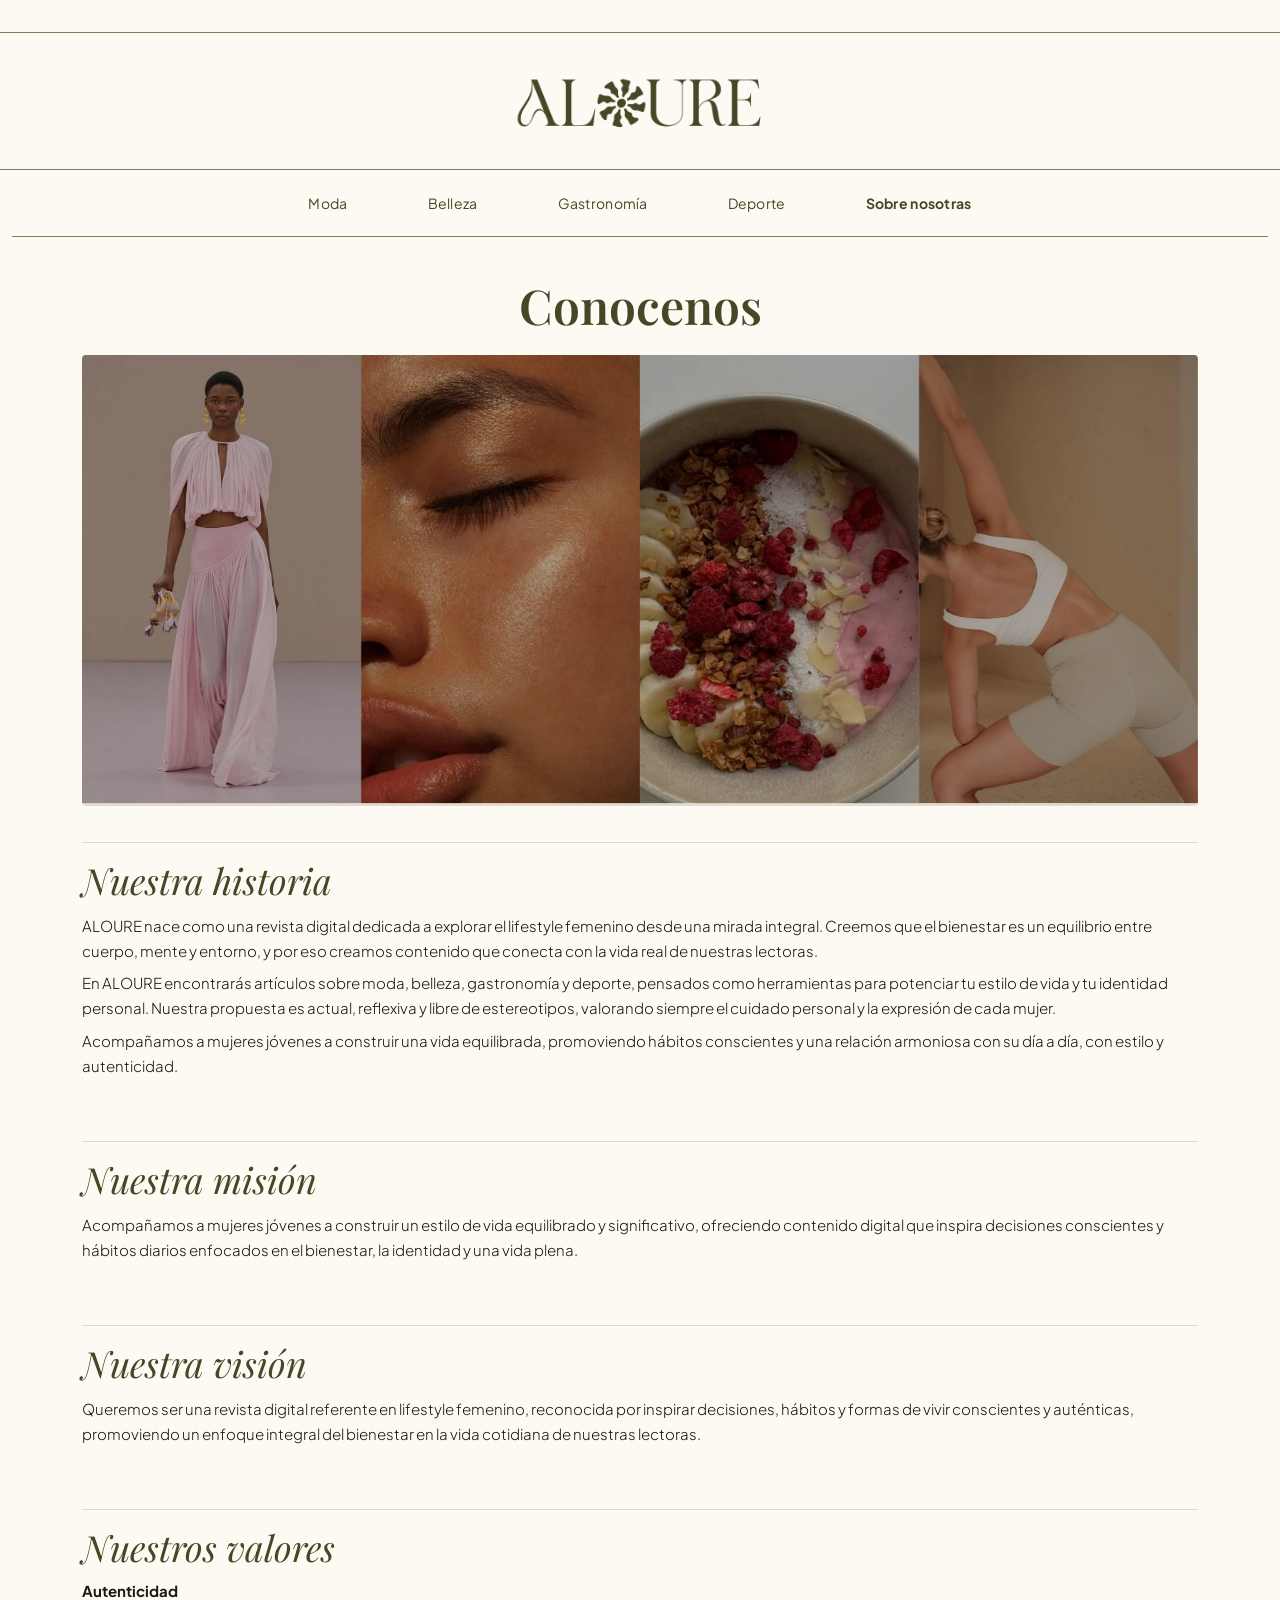
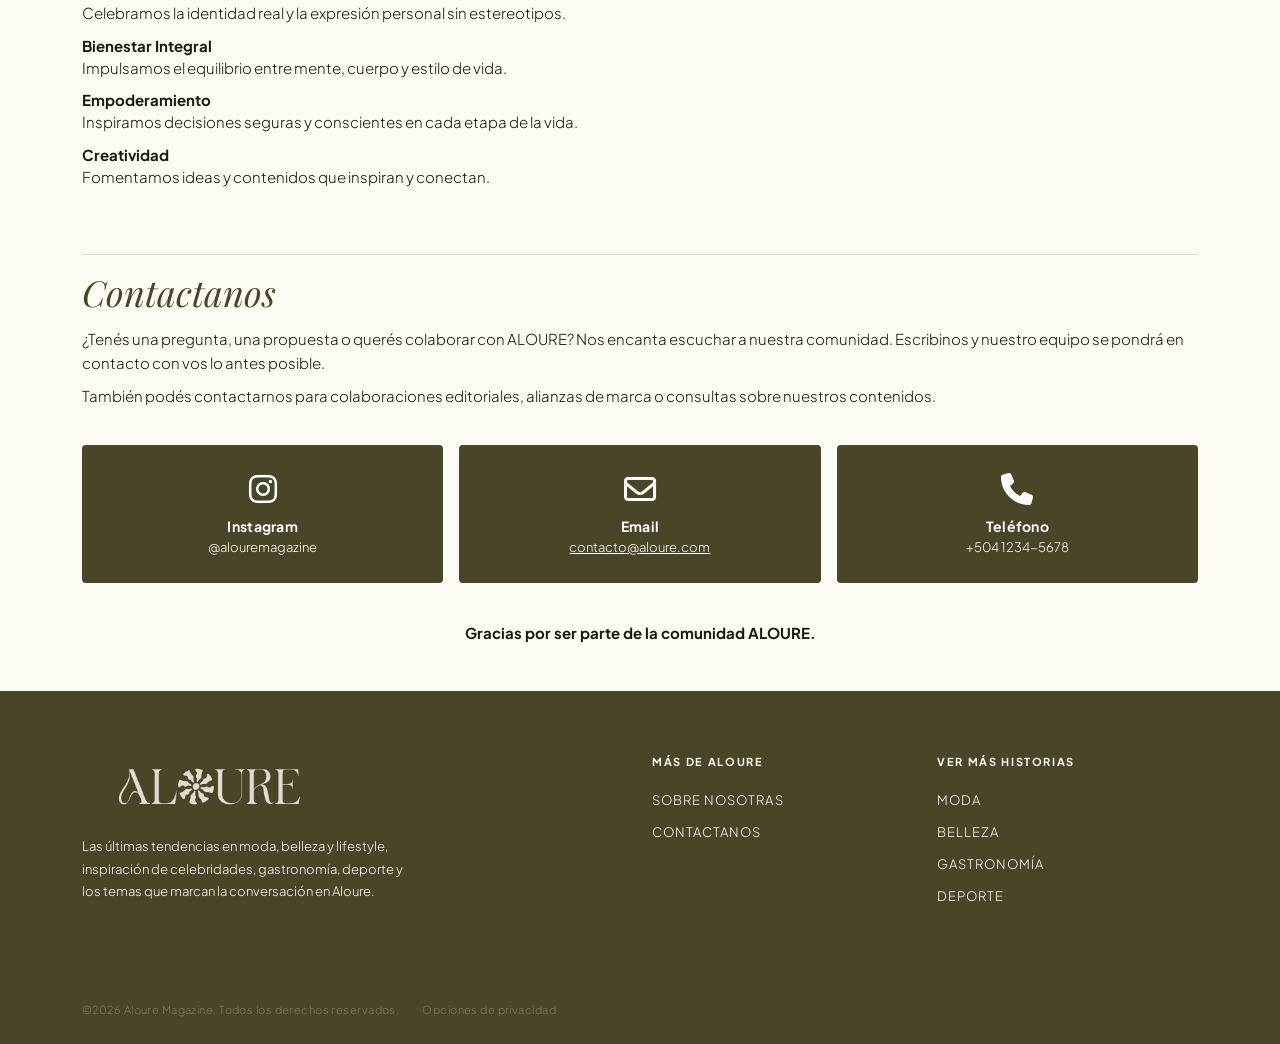
<file: sobrenosotras.html>
<!doctype html>
<html lang="es">
<head>
  <meta charset="UTF-8">
  <meta name="viewport" content="width=device-width, initial-scale=1.0">
  <title>Aloure Magazine | Sobre nosotras</title>
  <link href="css/bootstrap.min.css" rel="stylesheet">
  <link href="css/style.css" rel="stylesheet">
  <link rel="stylesheet" href="https://cdnjs.cloudflare.com/ajax/libs/font-awesome/6.5.0/css/all.min.css">
</head>

<body>

  <header>
    <section id="logo-header">
      <div class="container text-center">
        <a href="index.html"><img src="img/logoverde.png" alt="Aloure Magazine" class="logo-img class="img-fluid w-100"></a>
      </div>
    </section>

    <div class="container-fluid">
      <nav id="navbar" class="navbar navbar-expand-lg navbar-light">
        <button class="navbar-toggler" type="button" data-bs-toggle="collapse"
          data-bs-target="#nav-menu" aria-controls="nav-menu"
          aria-expanded="false" aria-label="Toggle navigation">
          <span class="navbar-toggler-icon"></span>
        </button>
        <div class="collapse navbar-collapse justify-content-center" id="nav-menu">
          <ul class="navbar-nav">
            <li class="nav-item"><a class="nav-link" href="moda.html">Moda</a></li>
            <li class="nav-item"><a class="nav-link" href="belleza.html">Belleza</a></li>
            <li class="nav-item"><a class="nav-link" href="gastronomia.html">Gastronomía</a></li>
            <li class="nav-item"><a class="nav-link" href="deporte.html">Deporte</a></li>
            <li class="nav-item"><a class="nav-link nav-activo" href="sobrenosotras.html">Sobre nosotras</a></li>
          </ul>
        </div>
      </nav>
    </div>
  </header>

  <section id="sobre-hero">
    <div class="container">
      <h1 id="sobre-titulo">Conocenos</h1>
      <img src="img/banner-inicio.webp" alt="Conocenos" id="sobre-banner-img">
    </div>
  </section>

  <section id="sobre-historia" class="sobre-seccion">
    <div class="container">
      <hr class="sobre-divider">
      <h2 class="sobre-subtitulo">Nuestra historia</h2>
      <p class="sobre-texto">ALOURE nace como una revista digital dedicada a explorar el lifestyle femenino desde una mirada integral. Creemos que el bienestar es un equilibrio entre cuerpo, mente y entorno, y por eso creamos contenido que conecta con la vida real de nuestras lectoras.</p>
      <p class="sobre-texto">En ALOURE encontrarás artículos sobre moda, belleza, gastronomía y deporte, pensados como herramientas para potenciar tu estilo de vida y tu identidad personal. Nuestra propuesta es actual, reflexiva y libre de estereotipos, valorando siempre el cuidado personal y la expresión de cada mujer.</p>
      <p class="sobre-texto">Acompañamos a mujeres jóvenes a construir una vida equilibrada, promoviendo hábitos conscientes y una relación armoniosa con su día a día, con estilo y autenticidad.</p>
    </div>
  </section>

  <section id="sobre-mision" class="sobre-seccion">
    <div class="container">
      <hr class="sobre-divider">
      <h2 class="sobre-subtitulo">Nuestra misión</h2>
      <p class="sobre-texto">Acompañamos a mujeres jóvenes a construir un estilo de vida equilibrado y significativo, ofreciendo contenido digital que inspira decisiones conscientes y hábitos diarios enfocados en el bienestar, la identidad y una vida plena.</p>
    </div>
  </section>

  <section id="sobre-vision" class="sobre-seccion">
    <div class="container">
      <hr class="sobre-divider">
      <h2 class="sobre-subtitulo">Nuestra visión</h2>
      <p class="sobre-texto">Queremos ser una revista digital referente en lifestyle femenino, reconocida por inspirar decisiones, hábitos y formas de vivir conscientes y auténticas, promoviendo un enfoque integral del bienestar en la vida cotidiana de nuestras lectoras.</p>
    </div>
  </section>

  <section id="sobre-valores" class="sobre-seccion">
    <div class="container">
      <hr class="sobre-divider">
      <h2 class="sobre-subtitulo">Nuestros valores</h2>
      <div class="sobre-valor">
        <p class="sobre-valor-nombre">Autenticidad</p>
        <p class="sobre-texto">Celebramos la identidad real y la expresión personal sin estereotipos.</p>
      </div>
      <div class="sobre-valor">
        <p class="sobre-valor-nombre">Bienestar Integral</p>
        <p class="sobre-texto">Impulsamos el equilibrio entre mente, cuerpo y estilo de vida.</p>
      </div>
      <div class="sobre-valor">
        <p class="sobre-valor-nombre">Empoderamiento</p>
        <p class="sobre-texto">Inspiramos decisiones seguras y conscientes en cada etapa de la vida.</p>
      </div>
      <div class="sobre-valor">
        <p class="sobre-valor-nombre">Creatividad</p>
        <p class="sobre-texto">Fomentamos ideas y contenidos que inspiran y conectan.</p>
      </div>
    </div>
  </section>

  <section id="sobre-contacto" class="sobre-seccion">
    <div class="container">
      <hr class="sobre-divider">
      <h2 class="sobre-subtitulo">Contactanos</h2>
      <p class="sobre-texto">¿Tenés una pregunta, una propuesta o querés colaborar con ALOURE? Nos encanta escuchar a nuestra comunidad. Escribinos y nuestro equipo se pondrá en contacto con vos lo antes posible.</p>
      <p class="sobre-texto">También podés contactarnos para colaboraciones editoriales, alianzas de marca o consultas sobre nuestros contenidos.</p>

      <div class="row g-3 sobre-contacto-cards">

        <div class="col-lg-4 col-sm-12 col-12">
          <div class="contacto-card">
            <i class="fa-brands fa-instagram contacto-icono"></i>
            <p class="contacto-label">Instagram</p>
            <p class="contacto-dato">@alouremagazine</p>
          </div>
        </div>

        <div class="col-lg-4 col-sm-12 col-12">
          <div class="contacto-card">
            <i class="fa-regular fa-envelope contacto-icono"></i>
            <p class="contacto-label">Email</p>
            <p class="contacto-dato"><a href="/cdn-cgi/l/email-protection" class="__cf_email__" data-cfemail="284b47465c494b5c47684944475d5a4d064b4745">contacto@aloure.com</a></p>
          </div>
        </div>

        <div class="col-lg-4 col-sm-12 col-12">
          <div class="contacto-card">
            <i class="fa-solid fa-phone contacto-icono"></i>
            <p class="contacto-label">Teléfono</p>
            <p class="contacto-dato">+504 1234-5678</p>
          </div>
        </div>

      </div>

      <p id="sobre-gracias">Gracias por ser parte de la comunidad ALOURE.</p>

    </div>
  </section>

  <section id="footer">
    <div class="container">
      <div class="row">

        <article class="col-lg-6 col-sm-12 col-12 footer-brand">
          <img src="img/logoblanco.png" alt="Aloure" class="footer-logo-img">
          <p>Las últimas tendencias en moda, belleza y lifestyle, inspiración de celebridades, gastronomía, deporte y los temas que marcan la conversación en Aloure.</p>
        </article>

        <article class="col-lg-3 col-sm-6 col-6 footer-col">
          <h5>Más de Aloure</h5>
          <a href="sobrenosotras.html">Sobre nosotras</a>
          <a href="sobrenosotras.html">Contactanos</a>
        </article>

        <article class="col-lg-3 col-sm-6 col-6 footer-col">
          <h5>Ver más historias</h5>
          <a href="moda.html">Moda</a>
          <a href="belleza.html">Belleza</a>
          <a href="gastronomia.html">Gastronomía</a>
          <a href="deporte.html">Deporte</a>
        </article>

      </div>
    </div>
  </section>

  <section id="footer-bottom">
    <div class="container">
      <p class="d-inline">©2026 Aloure Magazine. Todos los derechos reservados.</p>
      <p class="d-inline">Opciones de privacidad</p>
    </div>
  </section>
</body>
</html>
</file>
<file: css/style.css>
@import url('https://fonts.googleapis.com/css2?family=Playfair+Display:ital,wght@0,400;0,500;0,600;1,400&family=Plus+Jakarta+Sans:wght@300;400;500&display=swap');

:root {
  --color-crema:        #fdfaf3;
  --color-negro:        #1a1a0e;
  --color-oliva:        #494627;
  --color-dorado:       #807c54;
  --color-rosado:       #965580;
  --color-rosado-claro: #c47aab;
  --color-menu:         #494627;
  --color-menu-hover:   #965580;
  --font-titulo:        'Playfair Display', serif;
  --font-cuerpo:        'Plus Jakarta Sans', sans-serif;
}

body {
  font-family: var(--font-cuerpo);
  background-color: #fdfaf3 !important;
  color: var(--color-negro);
  font-weight: 300;
}

#logo-header {
  border-top: 1px solid var(--color-dorado);
  border-bottom: 1px solid var(--color-dorado);
  background-color: var(--color-crema);
  margin-top: 32px;
  padding: 28px 0;
}

#logo-header .logo-img {
  height: 80px;
  width: auto;
}

#navbar {
  background-color: var(--color-crema);
  border-bottom: 1px solid var(--color-dorado);
}

#navbar .nav-link {
  color: var(--color-menu);
  font-size: 14px;
  letter-spacing: 0.02em;
  font-weight: 400;
  padding: 16px 40px;
  transition: color 0.3s ease;
}

#navbar .nav-link:hover {
  color: var(--color-menu-hover);
}

#navbar .nav-activo {
  font-weight: 700;
}

#hero {
  margin-top: 32px;
  position: relative;
}

#hero .container {
  position: relative;
}

#hero-contenido {
  position: absolute;
  top: 50%;
  left: 12px;
  padding-left: 24px;
  transform: translateY(-50%);
  z-index: 10;
  max-width: 700px;
}

#hero-contenido .btn-hero {
  display: inline-block;
  border: 1px solid #fff;
  border-radius: 20px;
  color: #fff;
  text-decoration: none;
  font-size: 14px;
  letter-spacing: 0.06em;
  padding: 8px 24px;
  margin-bottom: 20px;
}

#hero img {
  border-radius: 8px;
  display: block;
}

#hero-contenido h1 {
  font-family: var(--font-titulo);
  font-size: clamp(48px, 7vw, 90px);
  font-weight: 400;
  color: #fff;
  line-height: 1;
  margin-bottom: 20px;
}

#hero-contenido p {
  font-size: clamp(13px, 1.4vw, 18px);
  color: #fff;
  max-width: 380px;
  line-height: 1.6;
}


#must-reads {
  padding: 4% 0 5%;
}

#must-reads .divider {
  border: none;
  border-top: 1px solid var(--color-dorado);
  margin-bottom: 4%;
}

#must-reads .header-seccion {
  margin-bottom: 3%;
}

#must-reads .header-seccion h2 {
  font-family: var(--font-titulo);
  font-size: 44px;
  font-weight: 400;
  line-height: 1;
  color: var(--color-oliva);
}

#must-reads .header-seccion p {
  font-size: 13px;
  color: var(--color-dorado);
  margin-top: 6px;
}

#must-reads .tag {
  display: inline-block;
  border: 1px solid var(--color-dorado);
  border-radius: 20px;
  padding: 4px 16px;
  font-size: 12px;
  letter-spacing: 0.02em;
  color: var(--color-oliva);
  margin-bottom: 10px;
  font-weight: 400;
}

#must-reads .feature-card {
  cursor: pointer;
}

#must-reads .feature-card-img {
  width: 100%;
  height: 430px;
  object-fit: cover;
  border-radius: 4px;
  display: block;
}

#must-reads .feature-card-body {
  padding: 4% 0 2%;
}

#must-reads .feature-card h3 {
  font-size: 15px;
  font-weight: 700;
  line-height: 1.3;
  text-transform: uppercase;
  letter-spacing: 0.03em;
  margin-bottom: 8px;
  color: var(--color-oliva);
  transition: color 0.3s ease;
}

#must-reads .feature-card .autor {
  font-size: 11px;
  color: var(--color-dorado);
  letter-spacing: 0.1em;
  text-transform: uppercase;
}

#must-reads .side-card {
  cursor: pointer;
  border-bottom: 1px solid var(--color-dorado);
  padding-top: 24px;
  padding-bottom: 24px;
}

#must-reads .side-card:first-child {
  padding-top: 0;
}

#must-reads .side-card:last-child {
  border-bottom: none;
}

#must-reads .side-card-img {
  width: 100%;
  aspect-ratio: 1 / 1;
  object-fit: cover;
  border-radius: 3px;
  display: block;
}

#must-reads .side-card-body {
  padding-left: 8px;
}

#must-reads .side-card-body h4 {
  font-size: 13px;
  font-weight: 700;
  text-transform: uppercase;
  letter-spacing: 0.03em;
  line-height: 1.35;
  margin-bottom: 8px;
  color: var(--color-oliva);
  transition: color 0.3s ease;
}

#must-reads .side-card:hover .side-card-body h4 {
  color: var(--color-rosado);
}

#must-reads .feature-card:hover h3 {
  color: var(--color-rosado);
}

#must-reads .side-card-body .autor {
  font-size: 11px;
  color: var(--color-dorado);
  letter-spacing: 0.1em;
  text-transform: uppercase;
}

#hero-moda {
  padding-top: 40px;
}

#hero-moda-inner {
  position: relative;
  overflow: hidden;
}

#hero-moda-img img {
  width: 100%;
  display: block;
  object-fit: cover;
}

#intro-moda {
  padding: 3% 0;
}

#intro-moda p {
  font-size: 18px;
  line-height: 1.8;
  color: var(--color-negro);
  max-width: 100%;
}

.seccion-articulo {
  padding: 1% 0 5%;
}

.seccion-articulo .divider {
  border: none;
  border-top: 1px solid var(--color-dorado);
  margin-bottom: 2%;
}

.seccion-articulo .header-seccion {
  margin-bottom: 2%;
}

.seccion-articulo .header-seccion h2 {
  font-family: var(--font-titulo);
  font-size: 44px;
  font-weight: 400;
  line-height: 1;
  color: var(--color-oliva);
}

.seccion-articulo .header-seccion p {
  font-size: 13px;
  color: var(--color-dorado);
  margin-top: 6px;
}

.seccion-articulo .articulo-img {
  width: 100%;
  height: auto;
  display: block;
  border-radius: 4px;
}

.seccion-articulo .articulo-body {
  display: flex;
  flex-direction: column;
  justify-content: flex-start;
  padding-left: 5%;
  padding-top: 0;
}

.seccion-articulo .tag {
  display: inline-block;
  border: 1px solid var(--color-dorado);
  border-radius: 20px;
  padding: 7px 24px;
  font-size: 15px;
  letter-spacing: 0.02em;
  color: var(--color-oliva);
  margin-bottom: 18px;
  font-weight: 400;
  width: fit-content;
}

.seccion-articulo .articulo-body h3 {
  font-family: var(--font-cuerpo);
  font-size: 21px;
  font-weight: 700;
  text-transform: uppercase;
  letter-spacing: 0.03em;
  line-height: 1.3;
  color: var(--color-oliva);
  margin-bottom: 16px;
  transition: color 0.3s ease;
}

.seccion-articulo .articulo-body:hover h3 {
  color: var(--color-rosado);
}

.seccion-articulo .articulo-desc {
  font-size: 17px;
  color: var(--color-negro);
  line-height: 1.7;
  margin-bottom: 18px;
}

.seccion-articulo .autor {
  font-size: 15px;
  color: var(--color-dorado);
  letter-spacing: 0.1em;
  text-transform: uppercase;
}


#footer {
  background-color: var(--color-oliva);
  color: var(--color-crema);
  padding: 5% 0 4%;
}

#footer .footer-logo-img {
  height: 60px;
  width: auto;
  display: block;
  margin-bottom: 20px;
}

#footer .footer-brand p {
  font-size: 13px;
  line-height: 1.75;
  color: var(--color-crema);
  max-width: 340px;
}

#footer .footer-col h5 {
  font-size: 11px;
  letter-spacing: 0.15em;
  text-transform: uppercase;
  color: var(--color-crema);
  margin-bottom: 24px;
  font-weight: 700;
}

#footer .footer-col a {
  display: block;
  color: var(--color-crema);
  text-decoration: none;
  font-size: 13px;
  letter-spacing: 0.08em;
  text-transform: uppercase;
  margin-bottom: 16px;
}

#footer .footer-col a:hover {
  color: var(--color-rosado-claro);
}

#footer-bottom {
  background-color: var(--color-oliva);
  padding: 2% 0;
}

#footer-bottom p {
  font-size: 11px;
  color: var(--color-dorado);
  letter-spacing: 0.04em;
  margin-right: 20px;
}

#hero-gastro-titulo {
  position: absolute;
  top: 50%;
  left: 0;
  right: 0;
  transform: translateY(-50%);
  background-color: var(--color-oliva);
  padding: 20px 0;
  text-align: center;
  z-index: 2;
}

#hero-gastro-titulo h1 {
  font-family: var(--font-titulo);
  font-style: italic;
  font-size: clamp(48px, 8vw, 100px);
  font-weight: 400;
  color: #fff;
  margin: 0;
  line-height: 1;
}

#intro-gastro {
  padding: 3% 0;
}

#hero-belleza {
  padding-top: 40px;
}

#hero-belleza-inner {
  position: relative;
  overflow: hidden;
}

#hero-belleza-img img {
  width: 100%;
  display: block;
  object-fit: cover;
}

#hero-belleza-titulo {
  background-color: var(--color-oliva);
  padding: 20px 0;
  text-align: center;
}

#hero-belleza-titulo h1 {
  font-family: var(--font-titulo);
  font-style: italic;
  font-size: clamp(48px, 8vw, 100px);
  font-weight: 400;
  color: #fff;
  margin: 0;
  line-height: 1;
}

#intro-belleza {
  padding: 3% 0;
}

#intro-belleza p {
  font-size: 18px;
  line-height: 1.8;
  color: var(--color-negro);
  max-width: 100%;
}

#navbar .nav-sobre-activo {
  font-weight: 700;
}

 
#sobre-hero {
  padding-top: 40px;
  padding-bottom: 0;
}
 
#sobre-titulo {
  font-family: var(--font-titulo);
  font-size: clamp(32px, 4vw, 48px);
  font-weight: 600;
  color: var(--color-oliva);
  text-align: center;
  margin-bottom: 20px;
}
 
#sobre-banner-img {
  width: 100%;
  display: block;
  object-fit: cover;
  border-radius: 4px;
}
 
.sobre-seccion {
  padding: 1.5% 0;
}
 
.sobre-divider {
  border: none;
  border-top: 1px solid var(--color-dorado);
  margin-bottom: 16px;
}
 
.sobre-subtitulo {
  font-family: var(--font-titulo);
  font-style: italic;
  font-size: clamp(24px, 3vw, 36px);
  font-weight: 400;
  color: var(--color-oliva);
  margin-bottom: 12px;
  line-height: 1.2;
}
 
.sobre-texto {
  font-family: var(--font-cuerpo);
  font-size: 15px;
  font-weight: 300;
  line-height: 1.65;
  color: var(--color-negro);
  margin-bottom: 8px;
}
 
 
.sobre-valor {
  margin-bottom: 10px;
}
 
.sobre-valor-nombre {
  font-family: var(--font-cuerpo);
  font-size: 15px;
  font-weight: 700;
  color: var(--color-negro);
  margin-bottom: 1px;
}
 
 
.sobre-contacto-cards {
  margin-top: 20px;
  margin-bottom: 40px;
}
 
.contacto-card {
  background-color: var(--color-oliva);
  padding: 28px 24px;
  text-align: center;
  border-radius: 4px;
}
 
.contacto-icono {
  font-size: 32px;
  color: #fff;
  margin-bottom: 12px;
  display: block;
}
 
.contacto-label {
  font-family: var(--font-cuerpo);
  font-size: 14px;
  font-weight: 700;
  color: #fff;
  letter-spacing: 0.02em;
  margin-bottom: 4px;
}
 
.contacto-dato {
  font-family: var(--font-cuerpo);
  font-size: 13px;
  font-weight: 300;
  color: #fff;
  margin-bottom: 0;
}
 
 
#sobre-gracias {
  font-family: var(--font-cuerpo);
  font-size: 15px;
  font-weight: 700;
  color: var(--color-negro);
  text-align: center;
  margin-top: 4px;
  margin-bottom: 30px;
}

a.articulo-link {
  color: inherit;
  text-decoration: none;
}
 
a.articulo-link:hover {
  color: var(--color-rosado);
}
 
#articulo-header {
  padding: 40px 0 0;
  text-align: center;
}
 
.articulo-categoria {
  font-family: var(--font-cuerpo);
  font-size: 13px;
  font-weight: 400;
  letter-spacing: 0.12em;
  color: var(--color-dorado);
  margin-bottom: 12px;
}
 
.articulo-titulo {
  font-family: var(--font-titulo);
  font-size: clamp(32px, 5vw, 56px);
  font-weight: 600;
  color: var(--color-oliva);
  line-height: 1.15;
  margin-bottom: 16px;
}
 
.articulo-fecha {
  font-family: var(--font-cuerpo);
  font-size: 13px;
  font-weight: 300;
  color: var(--color-dorado);
  margin-bottom: 0;
}
 
#articulo-banner {
  padding: 24px 0 0;
}
 
.articulo-banner-img {
  width: 100%;
  display: block;
  object-fit: cover;
  border-radius: 4px;
}
 
#articulo-intro {
  padding: 32px 0 8px;
}
 
.articulo-texto {
  font-family: var(--font-cuerpo);
  font-size: 15px;
  font-weight: 300;
  line-height: 1.75;
  color: var(--color-negro);
  margin-bottom: 16px;
}
 
.articulo-receta {
  padding: 32px 0 8px;
}
 
.receta-separador {
  display: flex;
  align-items: center;
  gap: 12px;
  margin-bottom: 16px;
}
 
.receta-ornamento {
  font-size: 18px;
  color: var(--color-dorado);
  letter-spacing: -2px;
  white-space: nowrap;
  flex-shrink: 0;
}
 
.receta-linea {
  flex: 1;
  border: none;
  border-top: 1px solid var(--color-dorado);
  margin: 0;
}
 
.receta-titulo {
  font-family: var(--font-titulo);
  font-style: italic;
  font-size: clamp(22px, 3vw, 34px);
  font-weight: 600;
  color: var(--color-oliva);
  line-height: 1.2;
  margin-bottom: 12px;
}
 
.receta-contenido {
  margin-top: 16px;
}
 
.receta-info {
  padding-right: 40px;
}
 
.receta-subtitulo {
  font-family: var(--font-titulo);
  font-style: italic;
  font-size: 17px;
  font-weight: 600;
  color: var(--color-oliva);
  margin-top: 16px;
  margin-bottom: 8px;
}
 
.receta-subtitulo:first-of-type {
  margin-top: 0;
}
 
.receta-lista {
  font-family: var(--font-cuerpo);
  font-size: 15px;
  font-weight: 300;
  color: var(--color-negro);
  line-height: 1.9;
  padding-left: 20px;
  margin-bottom: 0;
}
 
.receta-img {
  width: 100%;
  height: 320px;
  object-fit: cover;
  border-radius: 4px;
  display: block;
}
 
#articulo-cierre {
  padding: 40px 0 32px;
}
 
.cierre-header {
  display: flex;
  align-items: center;
  gap: 24px;
  margin-bottom: 24px;
}
 
.cierre-titulo {
  font-family: var(--font-titulo);
  font-style: italic;
  font-size: clamp(26px, 3.5vw, 40px);
  font-weight: 600;
  color: var(--color-oliva);
  white-space: nowrap;
  margin: 0;
  flex-shrink: 0;
}
 
.cierre-linea {
  flex: 1;
  border: none;
  border-top: 1px solid var(--color-dorado);
  margin: 0;
}
 
.cierre-divider {
  border: none;
  border-top: 1px solid var(--color-dorado);
  margin-top: 32px;
}

#articulo-cuerpo {
  padding: 20px 0 8px;
}
 
.articulo-subtitulo {
  font-family: var(--font-titulo);
  font-style: italic;
  font-size: clamp(20px, 2.5vw, 28px);
  font-weight: 600;
  color: var(--color-oliva);
  margin-top: 26px;
  margin-bottom: 22px;
  line-height: 1.2;
}
 
.articulo-img-centrada {
  text-align: center;
  margin: 32px 0;
}
 
.articulo-img-interior {
  width: 60%;
  height: auto;
  display: inline-block;
  border-radius: 4px;
  object-fit: cover;
}

.articulo-img-mediana {
  width: 40%;
  max-width: 400px;
  height: auto;
  display: inline-block;
  border-radius: 4px;
  object-fit: cover;
}

.articulo-bajada {
  font-family: var(--font-titulo);
  font-style: italic;
  font-size: 18px;
  color: var(--color-oliva);
  margin-top: 16px;
  margin-bottom: 20px;
}

.articulo-subtitulo {
  font-family: var(--font-titulo);
  font-style: italic;
  font-size: clamp(22px, 3vw, 32px);
  font-weight: 500;
  color: var(--color-oliva);
  margin-top: 40px;
  margin-bottom: 20px;
  text-align: left;
}

.articulo-texto {
  font-size: 15px;
  line-height: 1.8;
  margin-bottom: 18px;
}

.articulo-img-centrada {
  text-align: center;
  margin: 40px 0;
}

.articulo-img-horizontal {
  width: 70%;
  max-width: 700px;
  border-radius: 4px;
}

.articulo-img-vertical {
  width: 35%;
  max-width: 350px;
  border-radius: 4px;
}

.articulo-img-mediana {
  width: 45%;
  max-width: 450px;
  border-radius: 4px;
}

.articulo-img-batido {
  width: 55%;
  max-width: 500px;
  border-radius: 4px;
}

.articulo-banner-img {
  width: 100%;
  height: auto;
  border-radius: 4px;
}

#articulo-cuerpo {
  padding-top: 30px;
}

.cierre-divider {
  border: none;
  border-top: 1px solid var(--color-dorado);
  margin-top: 40px;
}
</file>
